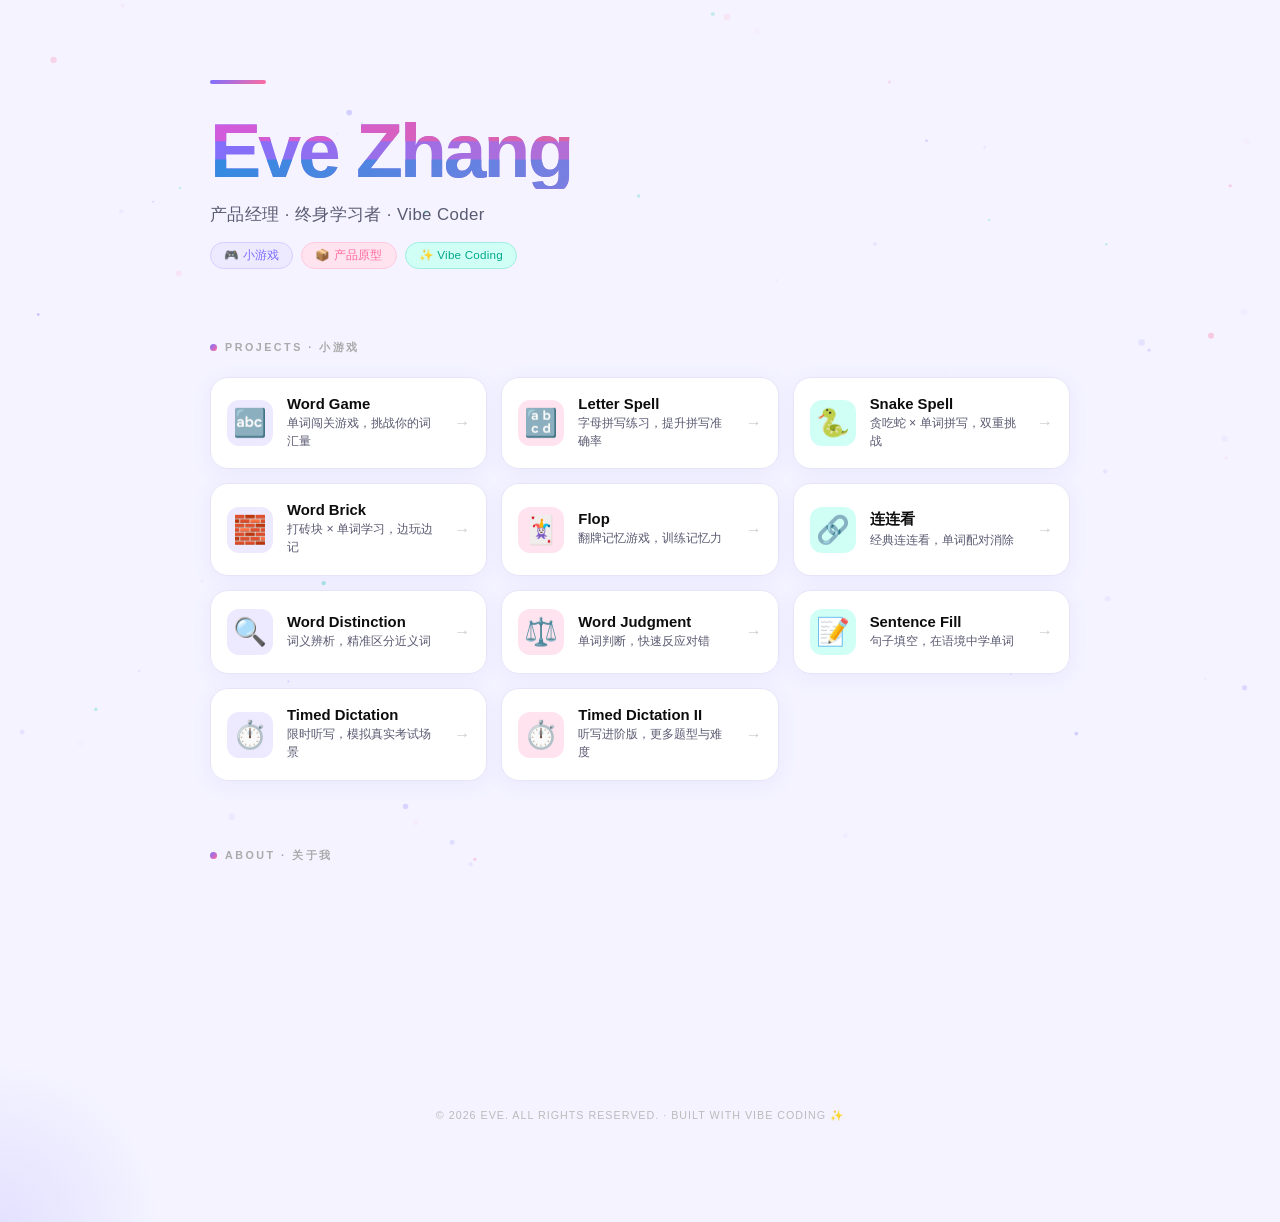
<file: index.html>
<!DOCTYPE html>
<html lang="zh">
<head>
    <meta charset="UTF-8">
    <meta name="viewport" content="width=device-width, initial-scale=1.0">
    <title>Eve | Product Manager & Developer</title>
    <link rel="stylesheet" href="style.css">
</head>
<body>

    <!-- 背景粒子画布 -->
    <canvas id="bg-canvas"></canvas>

    <div class="container">
        <header>
            <div class="header-inner">
                <h1 class="glitch" data-text="Eve Zhang">Eve Zhang</h1>
                <p class="role">产品经理 · 终身学习者 · Vibe Coder</p>
                <div class="header-tags">
                    <span class="tag">🎮 小游戏</span>
                    <span class="tag">📦 产品原型</span>
                    <span class="tag">✨ Vibe Coding</span>
                </div>
            </div>
        </header>

        <!-- 游戏项目区 -->
        <section class="section">
            <div class="section-label">
                <span class="dot"></span>
                PROJECTS · 小游戏
            </div>

            <div class="cards-grid">

                <a href="word-game.html" class="card" target="_blank">
                    <div class="card-icon">🔤</div>
                    <div class="card-body">
                        <h3>Word Game</h3>
                        <p>单词闯关游戏，挑战你的词汇量</p>
                    </div>
                    <div class="card-arrow">→</div>
                </a>

                <a href="letter-spell.html" class="card" target="_blank">
                    <div class="card-icon">🔡</div>
                    <div class="card-body">
                        <h3>Letter Spell</h3>
                        <p>字母拼写练习，提升拼写准确率</p>
                    </div>
                    <div class="card-arrow">→</div>
                </a>

                <a href="snake-spell.html" class="card" target="_blank">
                    <div class="card-icon">🐍</div>
                    <div class="card-body">
                        <h3>Snake Spell</h3>
                        <p>贪吃蛇 × 单词拼写，双重挑战</p>
                    </div>
                    <div class="card-arrow">→</div>
                </a>

                <a href="word-brick.html" class="card" target="_blank">
                    <div class="card-icon">🧱</div>
                    <div class="card-body">
                        <h3>Word Brick</h3>
                        <p>打砖块 × 单词学习，边玩边记</p>
                    </div>
                    <div class="card-arrow">→</div>
                </a>

                <a href="flop.html" class="card" target="_blank">
                    <div class="card-icon">🃏</div>
                    <div class="card-body">
                        <h3>Flop</h3>
                        <p>翻牌记忆游戏，训练记忆力</p>
                    </div>
                    <div class="card-arrow">→</div>
                </a>

                <a href="Lianliankan.html" class="card" target="_blank">
                    <div class="card-icon">🔗</div>
                    <div class="card-body">
                        <h3>连连看</h3>
                        <p>经典连连看，单词配对消除</p>
                    </div>
                    <div class="card-arrow">→</div>
                </a>

                <a href="word-distinction.html" class="card" target="_blank">
                    <div class="card-icon">🔍</div>
                    <div class="card-body">
                        <h3>Word Distinction</h3>
                        <p>词义辨析，精准区分近义词</p>
                    </div>
                    <div class="card-arrow">→</div>
                </a>

                <a href="word-judgment.html" class="card" target="_blank">
                    <div class="card-icon">⚖️</div>
                    <div class="card-body">
                        <h3>Word Judgment</h3>
                        <p>单词判断，快速反应对错</p>
                    </div>
                    <div class="card-arrow">→</div>
                </a>

                <a href="sentence-fill-game.html" class="card" target="_blank">
                    <div class="card-icon">📝</div>
                    <div class="card-body">
                        <h3>Sentence Fill</h3>
                        <p>句子填空，在语境中学单词</p>
                    </div>
                    <div class="card-arrow">→</div>
                </a>

                <a href="timed-dictation.html" class="card" target="_blank">
                    <div class="card-icon">⏱️</div>
                    <div class="card-body">
                        <h3>Timed Dictation</h3>
                        <p>限时听写，模拟真实考试场景</p>
                    </div>
                    <div class="card-arrow">→</div>
                </a>

                <a href="timed-dictation2.html" class="card" target="_blank">
                    <div class="card-icon">⏱️</div>
                    <div class="card-body">
                        <h3>Timed Dictation II</h3>
                        <p>听写进阶版，更多题型与难度</p>
                    </div>
                    <div class="card-arrow">→</div>
                </a>

            </div>
        </section>

        <!-- 关于 & 联系区 -->
        <section class="section about-section">
            <div class="section-label">
                <span class="dot"></span>
                ABOUT · 关于我
            </div>
            <div class="about-grid">
                <div class="about-card">
                    <span class="module-label">Profile</span>
                    <a href="#" class="nav-link">Resume & Thoughts →</a>
                    <p class="desc">关于我的个人经历、产品方法论以及深度思考</p>
                </div>
                <div class="about-card">
                    <span class="module-label">Connect</span>
                    <a href="mailto:dangezhang5@gmail.com" class="nav-link">Get in touch →</a>
                    <p class="desc">欢迎业务交流或技术探讨</p>
                </div>
                <div class="about-card">
                    <span class="module-label">GitHub</span>
                    <a href="https://github.com/eve-zzh" class="nav-link" target="_blank">View All Projects →</a>
                    <p class="desc">所有技术实践与产品原型，实时同步于 GitHub 仓库</p>
                </div>
            </div>
        </section>

        <footer>© 2026 EVE. ALL RIGHTS RESERVED. · BUILT WITH VIBE CODING ✨</footer>
    </div>

    <script src="script.js"></script>
</body>
</html>
</file>
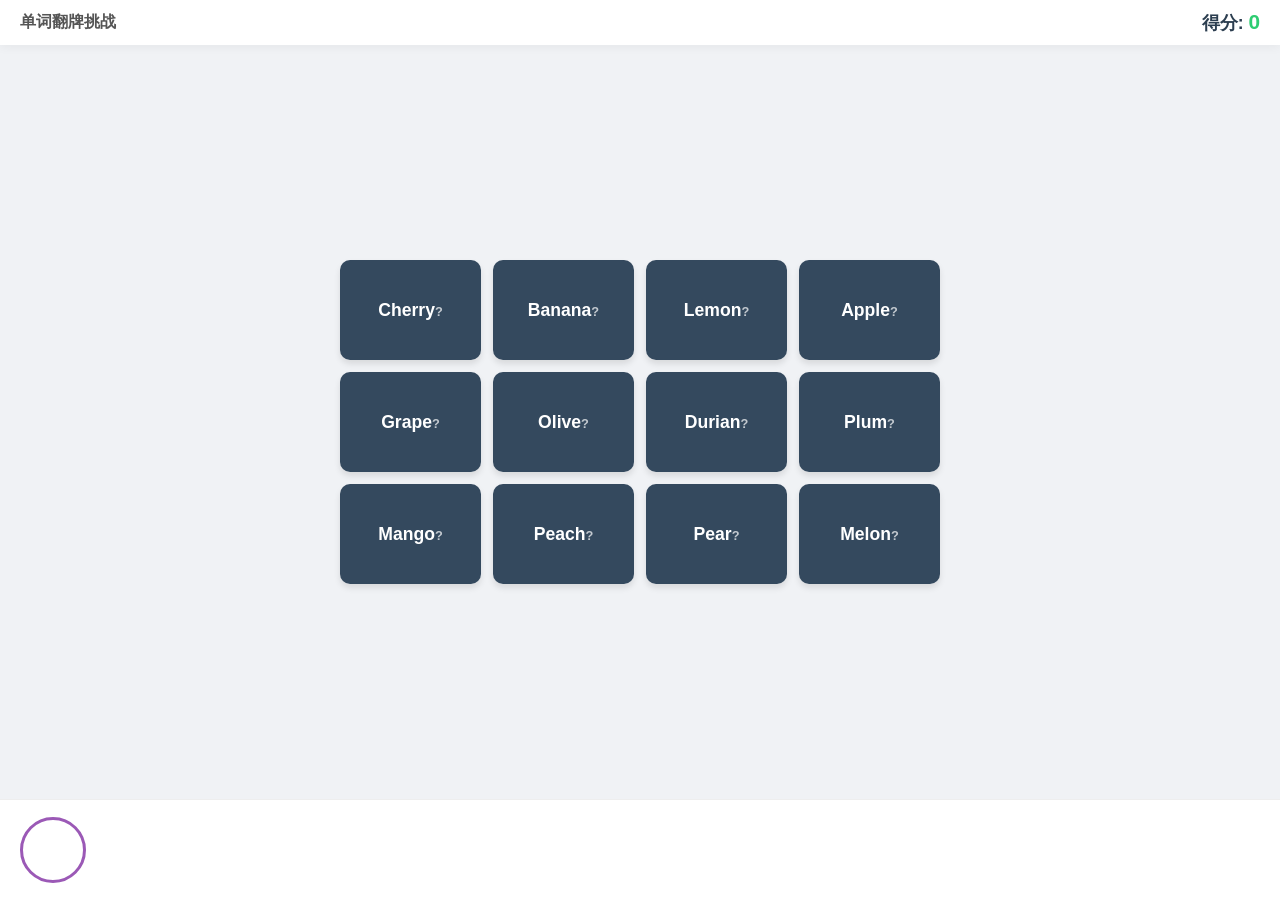
<file: flop.html>
<!DOCTYPE html>
<html lang="zh-CN">
<head>
    <meta charset="UTF-8">
    <meta name="viewport" content="width=device-width, initial-scale=1.0, maximum-scale=1.0, user-scalable=no">
    <title>单词翻牌挑战</title>
    <style>
        :root {
            --bg-color: #f0f2f5;
            --card-back: #34495e;
            --card-correct: #2ecc71; /* 答对 - 绿色 */
            --card-passed: #f39c12;  /* 跳过 - 橙色 */
            --text-main: #2c3e50;
            --accent: #9b59b6;
        }

        body {
            margin: 0;
            padding: 0;
            font-family: 'Segoe UI', Tahoma, Geneva, Verdana, sans-serif;
            background-color: var(--bg-color);
            height: 100vh;
            display: flex;
            flex-direction: column;
            overflow: hidden;
        }

        header {
            background: white;
            padding: 10px 20px;
            display: flex;
            justify-content: space-between;
            align-items: center;
            box-shadow: 0 2px 10px rgba(0,0,0,0.05);
            z-index: 10;
        }
        .header-title { font-weight: bold; color: #555; }
        .score-box { font-size: 1.1rem; font-weight: bold; color: var(--text-main); }
        .score-val { color: var(--card-correct); font-size: 1.3rem; }

        main {
            flex: 1;
            display: flex;
            justify-content: center;
            align-items: center;
            padding: 20px;
            position: relative;
            overflow-y: auto;
        }

        .grid-container {
            display: grid;
            grid-template-columns: repeat(4, 1fr);
            gap: 12px;
            width: 100%;
            max-width: 600px;
        }

        /* 卡片样式 */
        .card {
            background-color: transparent;
            cursor: pointer;
            position: relative;
            height: 100px;
            perspective: 1000px;
            border-radius: 10px;
        }

        .card-inner {
            position: relative;
            width: 100%;
            height: 100%;
            text-align: center;
            transition: transform 0.6s;
            transform-style: preserve-3d;
            box-shadow: 0 4px 6px rgba(0,0,0,0.1);
            border-radius: 10px;
        }

        .card.flipped .card-inner {
            transform: rotateY(180deg);
        }

        .card-face {
            position: absolute;
            width: 100%;
            height: 100%;
            backface-visibility: hidden;
            display: flex;
            justify-content: center;
            align-items: center;
            border-radius: 10px;
            font-weight: bold;
            user-select: none;
        }

        /* 背面（未翻开） */
        .card-front {
            background: var(--card-back);
            color: white;
            font-size: 1.1rem;
            transform: rotateY(0deg);
        }

        /* 正面（翻开） */
        .card-back {
            transform: rotateY(180deg);
            color: white;
            flex-direction: column;
            padding: 5px;
            box-sizing: border-box;
        }
        
        /* 状态颜色 */
        .card-back.correct { background: var(--card-correct); }
        .card-back.passed { background: var(--card-passed); }

        /* 翻牌上的小图标 */
        .status-icon { font-size: 1.5rem; margin-bottom: 5px; }

        /* 输入弹窗 */
        .modal-overlay {
            position: fixed;
            top: 0; left: 0; width: 100%; height: 100%;
            background: rgba(0,0,0,0.6);
            z-index: 100;
            display: flex;
            justify-content: center;
            align-items: center;
            opacity: 0; pointer-events: none;
            transition: opacity 0.3s;
        }
        .modal-overlay.active { opacity: 1; pointer-events: auto; }

        .input-card {
            background: white;
            padding: 25px;
            border-radius: 15px;
            width: 85%;
            max-width: 350px;
            text-align: center;
            box-shadow: 0 10px 25px rgba(0,0,0,0.2);
            animation: popUp 0.3s cubic-bezier(0.175, 0.885, 0.32, 1.275);
        }

        .input-title { font-size: 1.2rem; margin-bottom: 15px; color: #333; }
        
        #answer-input {
            width: 100%;
            padding: 12px;
            font-size: 1.2rem;
            border: 2px solid #ddd;
            border-radius: 8px;
            margin-bottom: 15px;
            text-align: center;
            outline: none;
        }
        #answer-input.error { border-color: var(--card-back); animation: shake 0.4s; }

        .modal-btns { display: flex; gap: 10px; justify-content: center; }
        .btn {
            padding: 10px 20px;
            border: none; border-radius: 8px;
            font-size: 1rem; cursor: pointer; color: white; font-weight: bold;
        }
        .btn-submit { background: var(--card-correct); flex: 2; }
        .btn-pass { background: #95a5a6; flex: 1; }

        @keyframes popUp { from { transform: scale(0.8); opacity: 0; } to { transform: scale(1); opacity: 1; } }
        @keyframes shake { 0%, 100% { transform: translateX(0); } 25% { transform: translateX(-5px); } 75% { transform: translateX(5px); } }

        /* 底部数字人 */
        footer {
            height: 100px;
            background: white;
            border-top: 1px solid #eee;
            display: flex;
            align-items: center;
            padding: 0 20px;
        }
        .avatar-container { display: flex; align-items: center; gap: 15px; max-width: 100%; }
        .avatar {
            width: 60px; height: 60px; border-radius: 50%;
            background-image: url('https://api.dicebear.com/7.x/bottts/svg?seed=Teacher');
            background-size: cover; border: 3px solid var(--accent);
            flex-shrink: 0;
        }
        .avatar.talking { animation: bounce 0.5s infinite alternate; }
        @keyframes bounce { from { transform: translateY(0); } to { transform: translateY(-5px); } }

        .speech-bubble {
            background: var(--text-main); color: white; padding: 10px 15px;
            border-radius: 20px; font-size: 0.95rem; position: relative;
            opacity: 0; transition: opacity 0.3s; white-space: nowrap; overflow: hidden; text-overflow: ellipsis;
        }
        .speech-bubble.show { opacity: 1; }
        .speech-bubble::before {
            content: ''; position: absolute; left: -8px; top: 50%; transform: translateY(-50%);
            border-width: 8px 8px 8px 0; border-style: solid; border-color: transparent var(--text-main) transparent transparent;
        }

        @media (max-width: 480px) {
            .grid-container { grid-template-columns: repeat(3, 1fr); gap: 8px; }
            .card { height: 80px; }
        }
    </style>
</head>
<body>

    <header>
        <div class="header-title">单词翻牌挑战</div>
        <div class="score-box">得分: <span class="score-val" id="score">0</span></div>
    </header>

    <main>
        <div class="grid-container" id="grid">
            <!-- JS生成卡片 -->
        </div>
    </main>

    <!-- 输入弹窗 -->
    <div class="modal-overlay" id="input-modal">
        <div class="input-card">
            <div class="input-title">请拼写: <span id="modal-word-en" style="color:var(--accent); font-weight:bold;"></span></div>
            <input type="text" id="answer-input" placeholder="输入中文..." autocomplete="off">
            <div class="modal-btns">
                <button class="btn btn-pass" onclick="game.passCard()">过</button>
                <button class="btn btn-submit" onclick="game.submitAnswer()">确定</button>
            </div>
        </div>
    </div>

    <footer>
        <div class="avatar-container">
            <div class="avatar" id="mascot"></div>
            <div class="speech-bubble" id="speech-bubble">点击卡片，拼写正确才能翻开哦！</div>
        </div>
    </footer>

    <script>
        // 单词数据
        const wordData = [
            { en: "Apple", cn: "苹果" },
            { en: "Banana", cn: "香蕉" },
            { en: "Cherry", cn: "樱桃" },
            { en: "Durian", cn: "榴莲" },
            { en: "Grape", cn: "葡萄" },
            { en: "Lemon", cn: "柠檬" },
            { en: "Mango", cn: "芒果" },
            { en: "Melon", cn: "甜瓜" },
            { en: "Olive", cn: "橄榄" },
            { en: "Peach", cn: "桃子" },
            { en: "Pear", cn: "梨" },
            { en: "Plum", cn: "李子" }
        ];

        class Game {
            constructor() {
                this.score = 0;
                this.currentCard = null;
                this.currentCardElement = null;

                this.dom = {
                    grid: document.getElementById('grid'),
                    score: document.getElementById('score'),
                    modal: document.getElementById('input-modal'),
                    modalEn: document.getElementById('modal-word-en'),
                    input: document.getElementById('answer-input'),
                    mascot: document.getElementById('mascot'),
                    bubble: document.getElementById('speech-bubble')
                };

                this.init();

                this.dom.input.addEventListener('keydown', (e) => {
                    if (e.key === 'Enter') this.submitAnswer();
                });
            }

            init() {
                const shuffled = [...wordData].sort(() => 0.5 - Math.random());
                this.dom.grid.innerHTML = '';

                shuffled.forEach(word => {
                    const card = document.createElement('div');
                    card.className = 'card';
                    card.innerHTML = `
                        <div class="card-inner">
                            <div class="card-face card-front">
                                <div>${word.en}</div>
                                <div style="font-size:0.8rem; opacity:0.7; margin-top:2px;">?</div>
                            </div>
                            <div class="card-face card-back">
                                <div class="status-icon"></div>
                                <div class="cn-text"></div>
                            </div>
                        </div>
                    `;
                    card.onclick = () => this.openCard(card, word);
                    this.dom.grid.appendChild(card);
                });
            }

            openCard(cardEl, wordData) {
                if (cardEl.classList.contains('flipped')) return; 
                this.currentCardElement = cardEl;
                this.currentCard = wordData;

                this.dom.modalEn.textContent = wordData.en;
                this.dom.input.value = '';
                this.dom.input.classList.remove('error');
                this.dom.modal.classList.add('active');
                this.dom.input.focus();
            }

            closeModal() {
                this.dom.modal.classList.remove('active');
                this.currentCard = null;
                this.currentCardElement = null;
            }

            submitAnswer() {
                const val = this.dom.input.value.trim();
                if (!val) return;

                if (val === this.currentCard.cn) {
                    // 答对了
                    this.revealCard('correct');
                    this.closeModal();
                    this.speak("太棒了！这个词你完全掌握了。");
                } else {
                    // 答错
                    this.dom.input.classList.add('error');
                    this.triggerMascot();
                    this.speak("不对哦，再仔细想一想。");
                }
            }

            passCard() {
                // 选择跳过：不扣分，也不加分，直接显示答案（橙色）
                this.revealCard('passed');
                this.closeModal();
                this.triggerMascot();
                this.speak("没关系，先把它记下来，下次一定能行。");
            }

            revealCard(status) {
                const inner = this.currentCardElement.querySelector('.card-inner');
                const back = this.currentCardElement.querySelector('.card-back');
                const icon = back.querySelector('.status-icon');
                const text = back.querySelector('.cn-text');

                this.currentCardElement.classList.add('flipped');
                
                back.className = `card-face card-back ${status}`;
                text.textContent = this.currentCard.cn;

                if (status === 'correct') {
                    icon.textContent = '✅';
                    this.score += 10;
                } else if (status === 'passed') {
                    icon.textContent = '⏭';
                }

                this.dom.score.textContent = this.score;
            }

            triggerMascot() {
                this.dom.mascot.classList.add('talking');
                setTimeout(() => this.dom.mascot.classList.remove('talking'), 2000);
            }

            speak(text) {
                this.dom.bubble.classList.remove('show');
                setTimeout(() => {
                    this.dom.bubble.textContent = text;
                    this.dom.bubble.classList.add('show');
                }, 100);
            }
        }

        const game = new Game();
    </script>
</body>
</html>
</file>
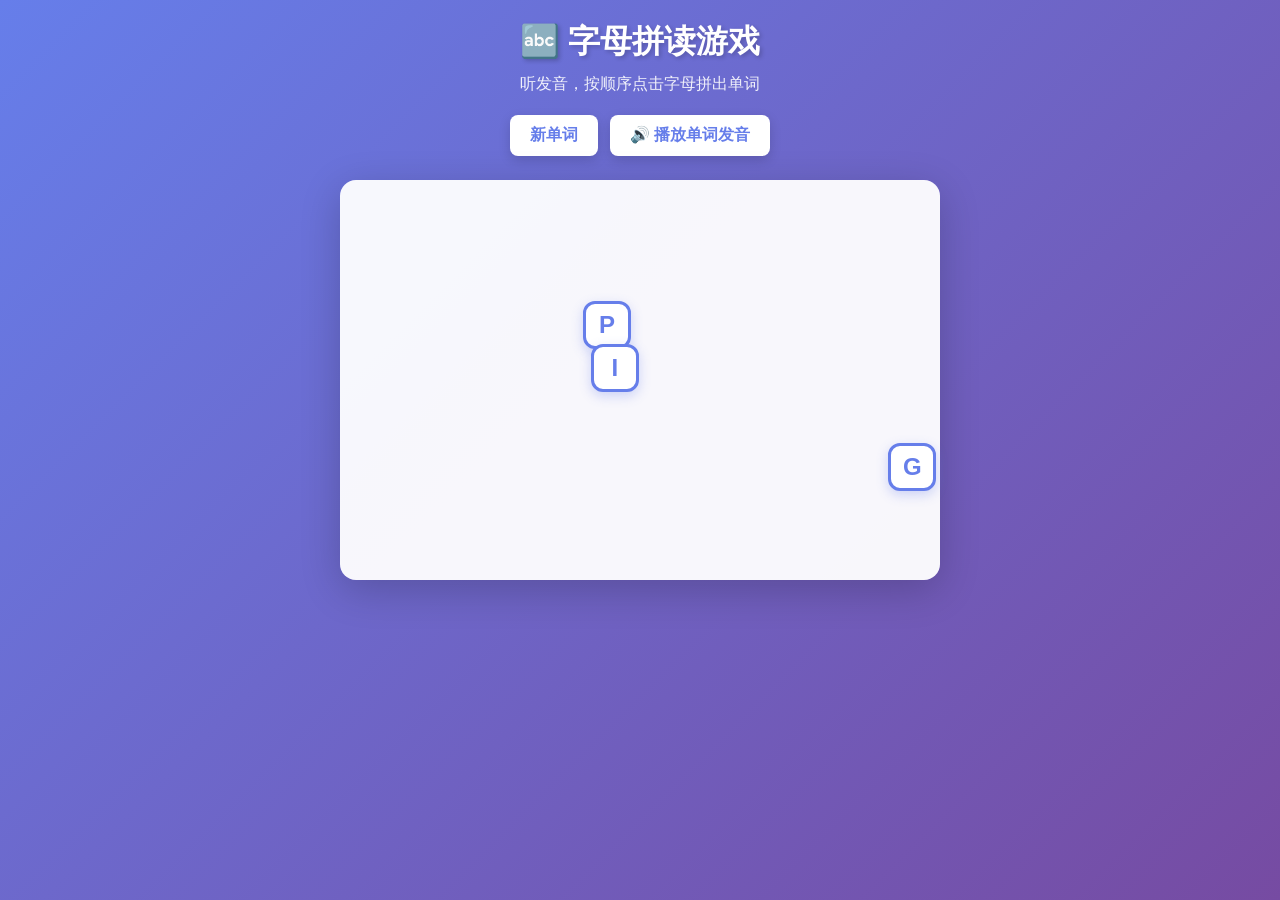
<file: letter-spell.html>
<!DOCTYPE html>
<html lang="zh-CN">
<head>
  <meta charset="UTF-8">
  <meta name="viewport" content="width=device-width, initial-scale=1.0">
  <title>字母拼读游戏 - Letter Spell</title>
  <style>
    * { margin: 0; padding: 0; box-sizing: border-box; }
    body {
      font-family: 'Segoe UI', 'PingFang SC', sans-serif;
      min-height: 100vh;
      background: linear-gradient(135deg, #667eea 0%, #764ba2 100%);
      display: flex;
      flex-direction: column;
      align-items: center;
      padding: 20px;
    }
    h1 {
      color: white;
      margin-bottom: 10px;
      text-shadow: 2px 2px 4px rgba(0,0,0,0.2);
    }
    .controls {
      display: flex;
      gap: 12px;
      margin-bottom: 24px;
      flex-wrap: wrap;
      justify-content: center;
    }
    button {
      padding: 10px 20px;
      font-size: 16px;
      border: none;
      border-radius: 8px;
      cursor: pointer;
      background: white;
      color: #667eea;
      font-weight: 600;
      box-shadow: 0 4px 12px rgba(0,0,0,0.15);
      transition: transform 0.2s, box-shadow 0.2s;
    }
    button:hover {
      transform: translateY(-2px);
      box-shadow: 0 6px 16px rgba(0,0,0,0.2);
    }
    button:active { transform: translateY(0); }
    button:disabled {
      opacity: 0.6;
      cursor: not-allowed;
      transform: none;
    }
    .game-area {
      position: relative;
      width: 100%;
      max-width: 600px;
      height: 400px;
      background: rgba(255,255,255,0.95);
      border-radius: 16px;
      box-shadow: 0 10px 40px rgba(0,0,0,0.2);
    }
    .letter {
      position: absolute;
      width: 48px;
      height: 48px;
      display: flex;
      align-items: center;
      justify-content: center;
      font-size: 24px;
      font-weight: bold;
      color: #667eea;
      background: white;
      border: 3px solid #667eea;
      border-radius: 12px;
      cursor: pointer;
      transition: all 0.2s;
      box-shadow: 0 4px 12px rgba(102,126,234,0.3);
    }
    .letter:hover {
      transform: scale(1.1);
      background: #f0f4ff;
      box-shadow: 0 6px 16px rgba(102,126,234,0.4);
    }
    .letter.correct {
      background: #48bb78;
      border-color: #38a169;
      color: white;
      cursor: default;
    }
    .letter.wrong {
      animation: shake 0.4s;
    }
    @keyframes shake {
      0%, 100% { transform: translateX(0); }
      25% { transform: translateX(-8px); }
      75% { transform: translateX(8px); }
    }
    .status {
      margin-top: 16px;
      color: white;
      font-size: 18px;
      min-height: 28px;
    }
    .success { color: #68d391; font-weight: bold; }
  </style>
</head>
<body>
  <h1>🔤 字母拼读游戏</h1>
  <p style="color: rgba(255,255,255,0.9); margin-bottom: 20px;">听发音，按顺序点击字母拼出单词</p>

  <div class="controls">
    <button id="newWord">新单词</button>
    <button id="playWord">🔊 播放单词发音</button>
  </div>

  <div class="game-area" id="gameArea"></div>
  <div class="status" id="status"></div>

  <script>
    const synth = window.speechSynthesis;
    const words = ['cat', 'dog', 'sun', 'hat', 'run', 'red', 'pen', 'cup', 'bed', 'pig'];
    let currentWord = '';
    let letterCount = 0;
    let letterPositions = [];

    function speakLetter(letter) {
      if (!synth) return;
      const u = new SpeechSynthesisUtterance(letter.toLowerCase());
      u.lang = 'en-US';
      u.rate = 0.85;
      synth.cancel();
      synth.speak(u);
    }

    function speakWord(word, slow = true) {
      if (!synth) return;
      const u = new SpeechSynthesisUtterance(word);
      u.lang = 'en-US';
      u.rate = slow ? 0.55 : 1;
      synth.cancel();
      synth.speak(u);
    }

    function randomPosition(container) {
      const w = container.clientWidth - 60;
      const h = container.clientHeight - 60;
      return {
        left: 20 + Math.random() * w + 'px',
        top: 20 + Math.random() * h + 'px'
      };
    }

    function startGame() {
      const area = document.getElementById('gameArea');
      const status = document.getElementById('status');
      area.innerHTML = '';
      status.innerHTML = '';
      status.className = 'status';

      currentWord = words[Math.floor(Math.random() * words.length)];
      letterCount = 0;
      const letters = currentWord.split('');

      letterPositions = letters.map(() => randomPosition(area));

      letters.forEach((letter, i) => {
        const el = document.createElement('div');
        el.className = 'letter';
        el.textContent = letter.toUpperCase();
        el.style.left = letterPositions[i].left;
        el.style.top = letterPositions[i].top;
        el.dataset.index = i;
        el.dataset.letter = letter;

        el.addEventListener('click', () => {
          if (el.classList.contains('correct')) return;

          const expectedIndex = letterCount;
          const clickedIndex = parseInt(el.dataset.index);

          if (clickedIndex === expectedIndex) {
            letterCount++;
            el.classList.add('correct');
            speakLetter(letter);

            if (letterCount === letters.length) {
              status.textContent = '✓ 太棒了！单词拼写正确！';
              status.classList.add('success');
            }
          } else {
            el.classList.add('wrong');
            setTimeout(() => el.classList.remove('wrong'), 400);
          }
        });

        area.appendChild(el);
      });

      setTimeout(() => speakWord(currentWord), 300);
    }

    document.getElementById('newWord').onclick = startGame;
    document.getElementById('playWord').onclick = () => {
      if (currentWord) speakWord(currentWord);
    };

    startGame();
  </script>
</body>
</html>
</file>
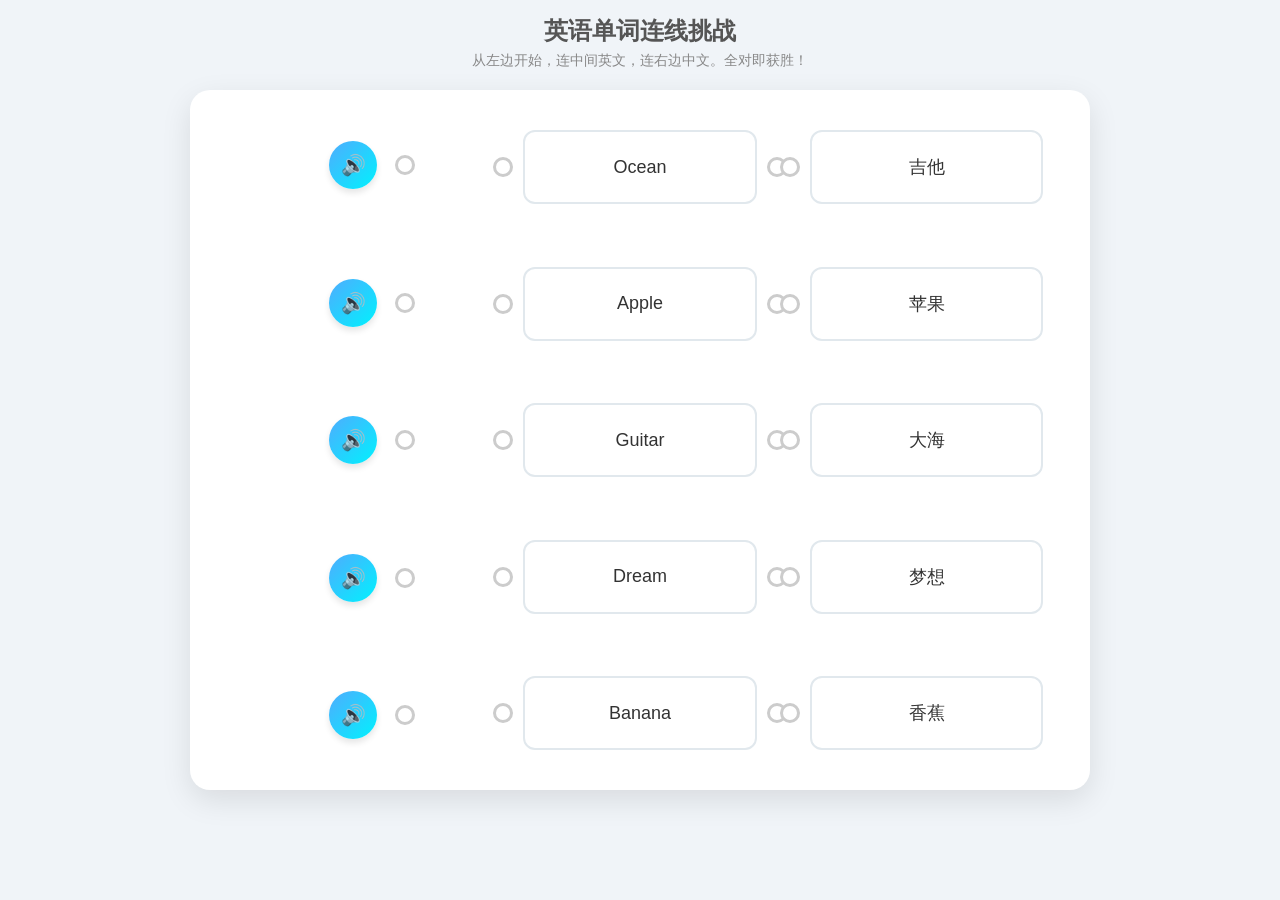
<file: Lianliankan.html>
<!DOCTYPE html>
<html lang="zh-CN">
<head>
    <meta charset="UTF-8">
    <meta name="viewport" content="width=device-width, initial-scale=1.0">
    <title>趣味单词连线</title>
    <style>
        :root {
            --primary: #4facfe;
            --secondary: #00f2fe;
            --success: #2ecc71;
            --error: #e74c3c;
            --text: #333;
            --bg: #f0f4f8;
            --card-height: 70px; /* 增加了卡片本身的高度 */
        }

        body {
            margin: 0;
            padding: 0;
            font-family: 'Segoe UI', Roboto, Helvetica, Arial, sans-serif;
            background: var(--bg);
            display: flex;
            flex-direction: column;
            align-items: center;
            height: 100vh;
            overflow: hidden;
            user-select: none;
        }

        header {
            margin-top: 15px;
            text-align: center;
            color: #555;
            flex-shrink: 0; /* 防止头部被压缩 */
        }

        h1 { margin: 0; font-size: 24px; }
        p { margin: 5px 0 0; color: #888; font-size: 14px; }

        /* 游戏区域容器 */
        .game-area {
            position: relative;
            width: 900px;
            height: 700px; /* 显著增加了游戏区域高度，从 600px 增加到 700px */
            background: #fff;
            border-radius: 20px;
            box-shadow: 0 10px 30px rgba(0,0,0,0.1);
            margin-top: 20px;
            display: flex;
            padding: 20px;
            box-sizing: border-box;
        }

        /* 三栏布局 */
        .column {
            flex: 1;
            display: flex;
            flex-direction: column;
            justify-content: space-between; /* 改为 space-between，让两端对齐，中间自动留出最大空隙 */
            align-items: center;
            height: 100%;
            position: relative;
            z-index: 2;
            padding: 20px 0; /* 上下增加内边距，避免顶天立地 */
            box-sizing: border-box;
        }

        /* 语音按钮 */
        .voice-btn {
            width: 48px;
            height: 48px;
            border-radius: 50%;
            border: none;
            background: linear-gradient(135deg, var(--primary), var(--secondary));
            color: white;
            font-size: 20px;
            cursor: pointer;
            position: relative;
            outline: none;
            transition: transform 0.2s;
            box-shadow: 0 4px 6px rgba(0,0,0,0.1);
            flex-shrink: 0; /* 防止按钮变形 */
        }

        .voice-btn:active { transform: scale(0.9); }
        
        /* 波纹动画 */
        .ripple {
            position: absolute;
            border-radius: 50%;
            background: rgba(79, 172, 254, 0.6);
            transform: scale(0);
            animation: ripple-anim 0.6s linear;
            pointer-events: none;
        }
        @keyframes ripple-anim {
            to { transform: scale(4); opacity: 0; }
        }

        /* 卡片样式 */
        .card {
            background: #fff;
            border: 2px solid #e1e8ed;
            border-radius: 12px;
            height: var(--card-height); /* 使用固定高度 */
            display: flex;
            align-items: center;
            justify-content: center;
            width: 80%; /* 宽度保持不变 */
            text-align: center;
            font-size: 18px;
            font-weight: 500;
            color: var(--text);
            cursor: default;
            transition: all 0.3s;
            position: relative;
            flex-shrink: 0; /* 防止被挤压 */
        }

        .card:hover { border-color: var(--primary); }

        /* 连接点（锚点） */
        .dot {
            width: 14px;
            height: 14px;
            background: #fff;
            border: 3px solid #ccc;
            border-radius: 50%;
            position: absolute;
            top: 50%;
            transform: translateY(-50%);
            cursor: crosshair;
            transition: all 0.3s;
            z-index: 5;
        }
        .dot:hover { border-color: var(--primary); transform: translateY(-50%) scale(1.2); }
        .dot.active { background: var(--primary); border-color: var(--primary); }
        .dot.connected { background: var(--success); border-color: var(--success); pointer-events: none; }

        /* 各个列的点位置 - 稍微调整了一点距离 */
        .col-voice .dot { right: -32px; } 
        .col-word .dot-left { left: -32px; } 
        .col-word .dot-right { right: -32px; } 
        .col-meaning .dot { left: -32px; }

        /* 画布层 */
        canvas {
            position: absolute;
            top: 0;
            left: 0;
            width: 100%;
            height: 100%;
            z-index: 1;
            pointer-events: none;
        }

        /* 提示框 */
        #toast {
            position: fixed;
            bottom: 30px;
            background: rgba(0,0,0,0.7);
            color: #fff;
            padding: 10px 20px;
            border-radius: 30px;
            font-size: 14px;
            opacity: 0;
            transition: opacity 0.3s;
            z-index: 100;
        }

        /* 胜利弹窗 */
        .modal {
            position: absolute;
            top: 0; left: 0; width: 100%; height: 100%;
            background: rgba(255,255,255,0.9);
            display: flex;
            flex-direction: column;
            justify-content: center;
            align-items: center;
            z-index: 10;
            opacity: 0;
            pointer-events: none;
            transition: opacity 0.5s;
        }
        .modal.show { opacity: 1; pointer-events: auto; }
        .modal h2 { font-size: 40px; color: var(--success); margin-bottom: 20px; }
        .restart-btn {
            padding: 10px 30px;
            background: var(--primary);
            color: white;
            border: none;
            border-radius: 25px;
            font-size: 18px;
            cursor: pointer;
        }

    </style>
</head>
<body>

    <header>
        <h1>英语单词连线挑战</h1>
        <p>从左边开始，连中间英文，连右边中文。全对即获胜！</p>
    </header>

    <div class="game-area" id="gameArea">
        <canvas id="canvas"></canvas>
        
        <!-- 左栏：语音 -->
        <div class="column col-voice" id="colVoice"></div>
        
        <!-- 中栏：英文 -->
        <div class="column col-word" id="colWord"></div>
        
        <!-- 右列：中文 -->
        <div class="column col-meaning" id="colMeaning"></div>

        <!-- 胜利界面 -->
        <div class="modal" id="winModal">
            <h2>🎉 完美通关！</h2>
            <button class="restart-btn" onclick="initGame()">再玩一次</button>
        </div>
    </div>

    <div id="toast"></div>

    <script>
        // 游戏数据配置
        const data = [
            { id: 1, en: "Apple", cn: "苹果" },
            { id: 2, en: "Banana", cn: "香蕉" },
            { id: 3, en: "Guitar", cn: "吉他" },
            { id: 4, en: "Ocean", cn: "大海" },
            { id: 5, en: "Dream", cn: "梦想" }
        ];

        // 状态变量
        let currentPath = []; // 当前正在画的线段 [{dot, type, id, x, y}]
        let fixedLines = []; // 已经固定成功的线 [{id, color, points:[]}]
        
        const canvas = document.getElementById('canvas');
        const ctx = canvas.getContext('2d');
        const gameArea = document.getElementById('gameArea');

        // 初始化游戏
        function initGame() {
            // 清空状态
            currentPath = [];
            fixedLines = [];
            document.getElementById('winModal').classList.remove('show');
            
            // 清空DOM
            document.getElementById('colVoice').innerHTML = '';
            document.getElementById('colWord').innerHTML = '';
            document.getElementById('colMeaning').innerHTML = '';

            // 1. 生成左列 (按顺序)
            data.forEach(item => {
                const wrapper = document.createElement('div');
                wrapper.style.position = 'relative';
                wrapper.style.width = '60px';
                wrapper.style.height = 'var(--card-height)'; // 让按钮区域高度与卡片一致，对齐更美观
                wrapper.style.display = 'flex';
                wrapper.style.alignItems = 'center';
                wrapper.style.justifyContent = 'center';
                wrapper.style.flexShrink = '0'; // 防止被压缩

                const btn = document.createElement('button');
                btn.className = 'voice-btn';
                btn.innerHTML = '🔊';
                btn.onclick = (e) => playVoice(e, item.en);
                
                const dot = document.createElement('div');
                dot.className = 'dot';
                dot.dataset.type = 'start';
                dot.dataset.id = item.id;
                dot.onmousedown = (e) => handleMouseDown(e, dot, item.id, 'start');

                wrapper.appendChild(btn);
                wrapper.appendChild(dot);
                document.getElementById('colVoice').appendChild(wrapper);
            });

            // 2. 生成中列 (乱序)
            const shuffledEn = [...data].sort(() => Math.random() - 0.5);
            shuffledEn.forEach(item => {
                const card = document.createElement('div');
                card.className = 'card';
                card.textContent = item.en;

                const dotIn = document.createElement('div');
                dotIn.className = 'dot dot-left';
                dotIn.dataset.type = 'middle';
                dotIn.dataset.id = item.id;
                
                const dotOut = document.createElement('div');
                dotOut.className = 'dot dot-right';
                dotOut.dataset.type = 'middle-out'; 
                dotOut.dataset.id = item.id;
                
                dotIn.onmouseup = (e) => handleMouseUp(e, dotIn, item.id, 'middle');
                
                card.appendChild(dotIn);
                card.appendChild(dotOut);
                document.getElementById('colWord').appendChild(card);
            });

            // 3. 生成右列 (乱序)
            const shuffledCn = [...data].sort(() => Math.random() - 0.5);
            shuffledCn.forEach(item => {
                const card = document.createElement('div');
                card.className = 'card';
                card.textContent = item.cn;

                const dot = document.createElement('div');
                dot.className = 'dot';
                dot.dataset.type = 'end';
                dot.dataset.id = item.id;
                
                dot.onmouseup = (e) => handleMouseUp(e, dot, item.id, 'end');

                card.appendChild(dot);
                document.getElementById('colMeaning').appendChild(card);
            });

            resizeCanvas();
        }

        // 语音播放与波纹
        function playVoice(e, text) {
            const btn = e.target;
            const ripple = document.createElement('span');
            ripple.className = 'ripple';
            btn.appendChild(ripple);
            setTimeout(() => ripple.remove(), 600);

            if ('speechSynthesis' in window) {
                const u = new SpeechSynthesisUtterance(text);
                u.lang = 'en-US';
                window.speechSynthesis.speak(u);
            } else {
                showToast("你的浏览器不支持语音播放");
            }
        }

        // 获取元素相对于 Canvas 的中心坐标
        function getPos(el) {
            const rect = el.getBoundingClientRect();
            const areaRect = gameArea.getBoundingClientRect();
            return {
                x: rect.left - areaRect.left + rect.width / 2,
                y: rect.top - areaRect.top + rect.height / 2
            };
        }

        // --- 交互核心逻辑 ---

        function handleMouseDown(e, dot, id, type) {
            if (fixedLines.some(l => l.id === id)) return;

            e.preventDefault();
            isDragging = true;
            const pos = getPos(dot);
            
            currentPath = [{
                dot: dot,
                type: type,
                id: id,
                x: pos.x,
                y: pos.y
            }];
        }

        function handleMouseUp(e, targetDot, targetId, targetType) {
            if (!isDragging) return;
            e.stopPropagation();

            const lastPoint = currentPath[currentPath.length - 1];
            let valid = false;

            // 逻辑判断
            if (currentPath.length === 1) {
                // 1. 从左边开始，连到中间
                if (lastPoint.type === 'start' && targetType === 'middle' && lastPoint.id === targetId) {
                    valid = true;
                    const pos = getPos(targetDot);
                    currentPath.push({
                        dot: targetDot,
                        type: targetType,
                        id: targetId,
                        x: pos.x,
                        y: pos.y
                    });
                    
                    const card = targetDot.parentElement;
                    const rightDot = card.querySelector('.dot-right');
                    const rightPos = getPos(rightDot);
                    currentPath.push({
                        dot: rightDot,
                        type: 'mid-transition',
                        id: targetId,
                        x: rightPos.x,
                        y: rightPos.y
                    });
                    showToast("继续连右边！");
                } else {
                    failAction();
                }
            } else if (currentPath.length === 3) {
                // 2. 从中间继续，连到右边
                if (lastPoint.type === 'mid-transition' && targetType === 'end' && currentPath[0].id === targetId) {
                    valid = true;
                    const pos = getPos(targetDot);
                    currentPath.push({
                        dot: targetDot,
                        type: targetType,
                        id: targetId,
                        y: pos.y,
                        x: pos.x
                    });
                    successAction();
                } else {
                    failAction();
                }
            } else {
                failAction();
            }

            if (!valid && currentPath.length > 0) {
                // handle invalid cases
            }
        }

        // 鼠标移动
        let isDragging = false;
        gameArea.addEventListener('mousemove', (e) => {
            if (!isDragging || currentPath.length === 0) return;

            const rect = gameArea.getBoundingClientRect();
            const mouseX = e.clientX - rect.left;
            const mouseY = e.clientY - rect.top;

            draw();

            // 绘制确定的线段
            drawPath(currentPath, '#4facfe');

            // 绘制跟随鼠标的最后一段
            const last = currentPath[currentPath.length - 1];
            ctx.beginPath();
            ctx.moveTo(last.x, last.y);
            ctx.lineTo(mouseX, mouseY);
            ctx.strokeStyle = '#4facfe';
            ctx.lineWidth = 4;
            ctx.setLineDash([5, 5]); 
            ctx.stroke();
            ctx.setLineDash([]);
        });

        // 鼠标松开全局处理
        window.addEventListener('mouseup', () => {
            if (isDragging && currentPath.length > 0 && currentPath.length < 4) {
                currentPath = [];
                isDragging = false;
                draw();
            }
        });

        // 成功逻辑
        function successAction() {
            fixedLines.push({
                id: currentPath[0].id,
                points: [...currentPath],
                color: '#2ecc71'
            });
            
            const id = currentPath[0].id;
            document.querySelectorAll(`[data-id="${id}"]`).forEach(el => {
                el.classList.add('connected');
                if(el.classList.contains('card')) el.style.color = '#2ecc71';
            });

            showToast("连接正确！");
            
            currentPath = [];
            isDragging = false;
            draw();

            if (fixedLines.length === data.length) {
                setTimeout(() => {
                    document.getElementById('winModal').classList.add('show');
                }, 500);
            }
        }

        // 失败逻辑
        function failAction() {
            drawPath(currentPath, '#e74c3c');
            showToast("连错了，再试一次！");
            
            setTimeout(() => {
                currentPath = [];
                isDragging = false;
                draw();
            }, 400);
        }

        // 绘图辅助函数
        function draw() {
            ctx.clearRect(0, 0, canvas.width, canvas.height);
            fixedLines.forEach(line => {
                drawPath(line.points, line.color);
            });
        }

        function drawPath(points, color) {
            if (points.length < 2) return;

            ctx.beginPath();
            ctx.moveTo(points[0].x, points[0].y);
            
            for (let i = 1; i < points.length; i++) {
                ctx.lineTo(points[i].x, points[i].y);
            }
            
            ctx.strokeStyle = color;
            ctx.lineWidth = 4;
            ctx.lineCap = 'round';
            ctx.lineJoin = 'round';
            ctx.stroke();
        }

        function showToast(msg) {
            const t = document.getElementById('toast');
            t.textContent = msg;
            t.style.opacity = 1;
            setTimeout(() => t.style.opacity = 0, 2000);
        }

        function resizeCanvas() {
            canvas.width = gameArea.offsetWidth;
            canvas.height = gameArea.offsetHeight;
            draw();
        }
        window.addEventListener('resize', resizeCanvas);

        // 启动
        initGame();

    </script>
</body>
</html>
</file>
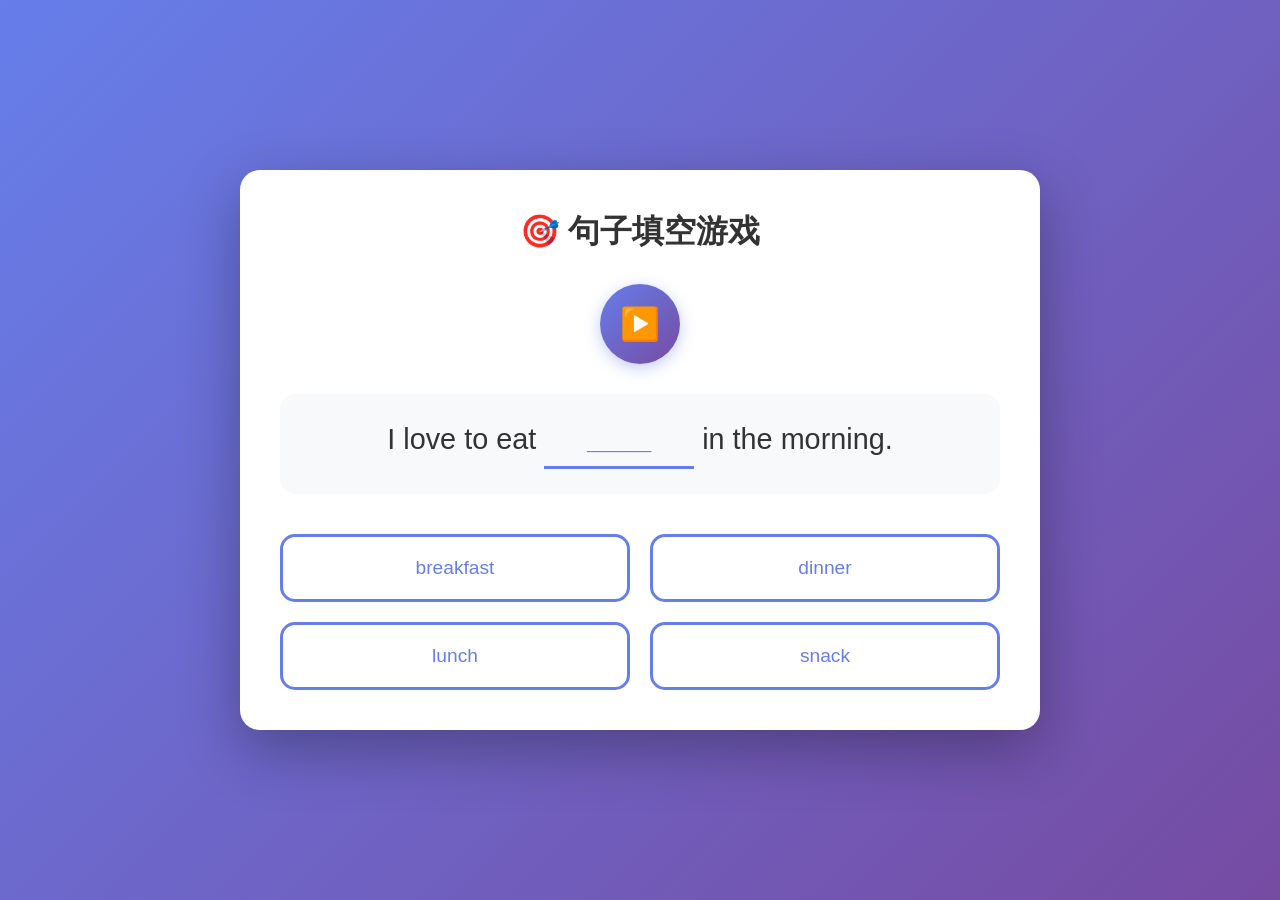
<file: sentence-fill-game.html>
<!DOCTYPE html>
<html lang="zh-CN">
<head>
    <meta charset="UTF-8">
    <meta name="viewport" content="width=device-width, initial-scale=1.0">
    <title>句子填空游戏</title>
    <style>
        * {
            margin: 0;
            padding: 0;
            box-sizing: border-box;
        }

        body {
            font-family: -apple-system, BlinkMacSystemFont, 'Segoe UI', Roboto, sans-serif;
            background: linear-gradient(135deg, #667eea 0%, #764ba2 100%);
            min-height: 100vh;
            display: flex;
            align-items: center;
            justify-content: center;
            padding: 20px;
        }

        .container {
            background: white;
            border-radius: 20px;
            box-shadow: 0 20px 60px rgba(0, 0, 0, 0.3);
            padding: 40px;
            max-width: 800px;
            width: 100%;
        }

        h1 {
            text-align: center;
            color: #333;
            margin-bottom: 30px;
            font-size: 2em;
        }

        .play-btn {
            width: 80px;
            height: 80px;
            border-radius: 50%;
            background: linear-gradient(135deg, #667eea 0%, #764ba2 100%);
            border: none;
            color: white;
            font-size: 32px;
            cursor: pointer;
            display: block;
            margin: 0 auto 30px;
            box-shadow: 0 4px 15px rgba(102, 126, 234, 0.4);
            transition: all 0.3s ease;
        }

        .play-btn:hover {
            transform: scale(1.1);
            box-shadow: 0 6px 20px rgba(102, 126, 234, 0.6);
        }

        .play-btn:active {
            transform: scale(0.95);
        }

        .sentence {
            text-align: center;
            font-size: 1.8em;
            line-height: 1.8;
            color: #333;
            margin-bottom: 40px;
            min-height: 100px;
            padding: 20px;
            background: #f8f9fa;
            border-radius: 15px;
        }

        .blank {
            display: inline-block;
            min-width: 150px;
            padding: 0 10px;
            border-bottom: 3px solid #667eea;
            color: #667eea;
            font-weight: bold;
            transition: all 0.3s ease;
        }

        .blank.filled {
            border-bottom: 3px solid #11998e;
            color: #11998e;
        }

        .blank.correct {
            color: #11998e;
            border-bottom-color: #11998e;
            animation: correctPulse 0.5s ease;
        }

        @keyframes correctPulse {
            0%, 100% { transform: scale(1); }
            50% { transform: scale(1.1); }
        }

        .options {
            display: grid;
            grid-template-columns: repeat(2, 1fr);
            gap: 20px;
            margin-top: 30px;
        }

        .option-btn {
            padding: 20px;
            font-size: 1.2em;
            border: 3px solid #667eea;
            border-radius: 15px;
            background: white;
            color: #667eea;
            cursor: pointer;
            transition: all 0.3s ease;
            font-weight: 500;
        }

        .option-btn:hover {
            background: #667eea;
            color: white;
            transform: translateY(-3px);
            box-shadow: 0 6px 20px rgba(102, 126, 234, 0.3);
        }

        .option-btn:active {
            transform: translateY(0);
        }

        .option-btn.wrong {
            animation: shake 0.5s;
            background: #e74c3c;
            border-color: #e74c3c;
            color: white;
        }

        @keyframes shake {
            0%, 100% { transform: translateX(0); }
            10%, 30%, 50%, 70%, 90% { transform: translateX(-10px); }
            20%, 40%, 60%, 80% { transform: translateX(10px); }
        }

        .option-btn.disabled {
            opacity: 0.6;
            cursor: not-allowed;
            pointer-events: none;
        }

        .next-btn {
            display: block;
            margin: 30px auto 0;
            padding: 15px 40px;
            background: linear-gradient(135deg, #11998e 0%, #38ef7d 100%);
            color: white;
            border: none;
            border-radius: 25px;
            font-size: 1.1em;
            font-weight: bold;
            cursor: pointer;
            transition: all 0.3s ease;
            box-shadow: 0 4px 15px rgba(17, 153, 142, 0.4);
        }

        .next-btn:hover {
            transform: translateY(-2px);
            box-shadow: 0 6px 20px rgba(17, 153, 142, 0.6);
        }

        .next-btn.hidden {
            display: none;
        }
    </style>
</head>
<body>
    <div class="container">
        <h1>🎯 句子填空游戏</h1>
        
        <button class="play-btn" id="playBtn">▶️</button>
        
        <div class="sentence" id="sentence"></div>
        
        <div class="options" id="options"></div>
        
        <button class="next-btn hidden" id="nextBtn">下一个句子</button>
    </div>

    <script>
        // 句子数据
        const sentences = [
            {
                text: "I love to eat [____] in the morning.",
                target: "breakfast",
                options: ["breakfast", "dinner", "lunch", "snack"]
            },
            {
                text: "She is a very [____] student.",
                target: "diligent",
                options: ["lazy", "diligent", "careless", "slow"]
            },
            {
                text: "The weather is [____] today.",
                target: "sunny",
                options: ["rainy", "cloudy", "sunny", "windy"]
            },
            {
                text: "He plays the [____] very well.",
                target: "piano",
                options: ["guitar", "piano", "violin", "drums"]
            },
            {
                text: "We need to [____] for the exam.",
                target: "study",
                options: ["play", "study", "sleep", "eat"]
            }
        ];

        let currentIndex = 0;
        let isAnswered = false;

        // 初始化游戏
        function initGame() {
            isAnswered = false;
            const sentence = sentences[currentIndex];
            
            // 显示句子
            displaySentence(sentence);
            
            // 显示选项
            displayOptions(sentence);
            
            // 隐藏下一个按钮
            document.getElementById('nextBtn').classList.add('hidden');
        }

        // 显示句子
        function displaySentence(sentence) {
            const sentenceDiv = document.getElementById('sentence');
            const parts = sentence.text.split('[____]');
            
            sentenceDiv.innerHTML = `
                ${parts[0]}<span class="blank" id="blank">____</span>${parts[1]}
            `;
        }

        // 显示选项
        function displayOptions(sentence) {
            const optionsDiv = document.getElementById('options');
            optionsDiv.innerHTML = '';
            
            // 打乱选项顺序
            const shuffled = [...sentence.options].sort(() => Math.random() - 0.5);
            
            shuffled.forEach(option => {
                const btn = document.createElement('button');
                btn.className = 'option-btn';
                btn.textContent = option;
                btn.onclick = () => selectOption(option, sentence.target);
                optionsDiv.appendChild(btn);
            });
        }

        // 选择选项
        function selectOption(selected, correct) {
            if (isAnswered) return;
            
            isAnswered = true;
            const blank = document.getElementById('blank');
            const buttons = document.querySelectorAll('.option-btn');
            
            if (selected === correct) {
                // 正确
                blank.textContent = correct;
                blank.classList.add('correct');
                
                // 禁用所有按钮
                buttons.forEach(btn => {
                    btn.classList.add('disabled');
                    if (btn.textContent === correct) {
                        btn.style.background = '#11998e';
                        btn.style.borderColor = '#11998e';
                        btn.style.color = 'white';
                    }
                });
                
                // 播放成功音效
                playSuccessSound();
                
                // 显示下一个按钮
                document.getElementById('nextBtn').classList.remove('hidden');
            } else {
                // 错误
                const wrongBtn = Array.from(buttons).find(btn => btn.textContent === selected);
                if (wrongBtn) {
                    wrongBtn.classList.add('wrong');
                }
                
                // 高亮正确答案
                setTimeout(() => {
                    const correctBtn = Array.from(buttons).find(btn => btn.textContent === correct);
                    if (correctBtn) {
                        correctBtn.style.background = '#11998e';
                        correctBtn.style.borderColor = '#11998e';
                        correctBtn.style.color = 'white';
                    }
                    
                    // 填充正确答案
                    blank.textContent = correct;
                    blank.classList.add('correct');
                    
                    // 禁用所有按钮
                    buttons.forEach(btn => btn.classList.add('disabled'));
                    
                    // 显示下一个按钮
                    document.getElementById('nextBtn').classList.remove('hidden');
                }, 1000);
            }
        }

        // 播放句子音频
        function playSentence() {
            const sentence = sentences[currentIndex];
            const fullText = sentence.text.replace('[____]', sentence.target);
            
            const utterance = new SpeechSynthesisUtterance(fullText);
            utterance.lang = 'en-US';
            utterance.rate = 0.9;
            window.speechSynthesis.speak(utterance);
        }

        // 播放成功音效
        function playSuccessSound() {
            const audioContext = new (window.AudioContext || window.webkitAudioContext)();
            const oscillator = audioContext.createOscillator();
            const gainNode = audioContext.createGain();
            
            oscillator.connect(gainNode);
            gainNode.connect(audioContext.destination);
            
            oscillator.frequency.value = 523.25; // C5
            oscillator.type = 'sine';
            
            gainNode.gain.setValueAtTime(0.3, audioContext.currentTime);
            gainNode.gain.exponentialRampToValueAtTime(0.01, audioContext.currentTime + 0.5);
            
            oscillator.start(audioContext.currentTime);
            oscillator.stop(audioContext.currentTime + 0.5);
        }

        // 下一个句子
        function nextSentence() {
            currentIndex = (currentIndex + 1) % sentences.length;
            initGame();
        }

        // 事件监听
        document.getElementById('playBtn').addEventListener('click', playSentence);
        document.getElementById('nextBtn').addEventListener('click', nextSentence);

        // 初始化
        initGame();
    </script>
</body>
</html>
</file>
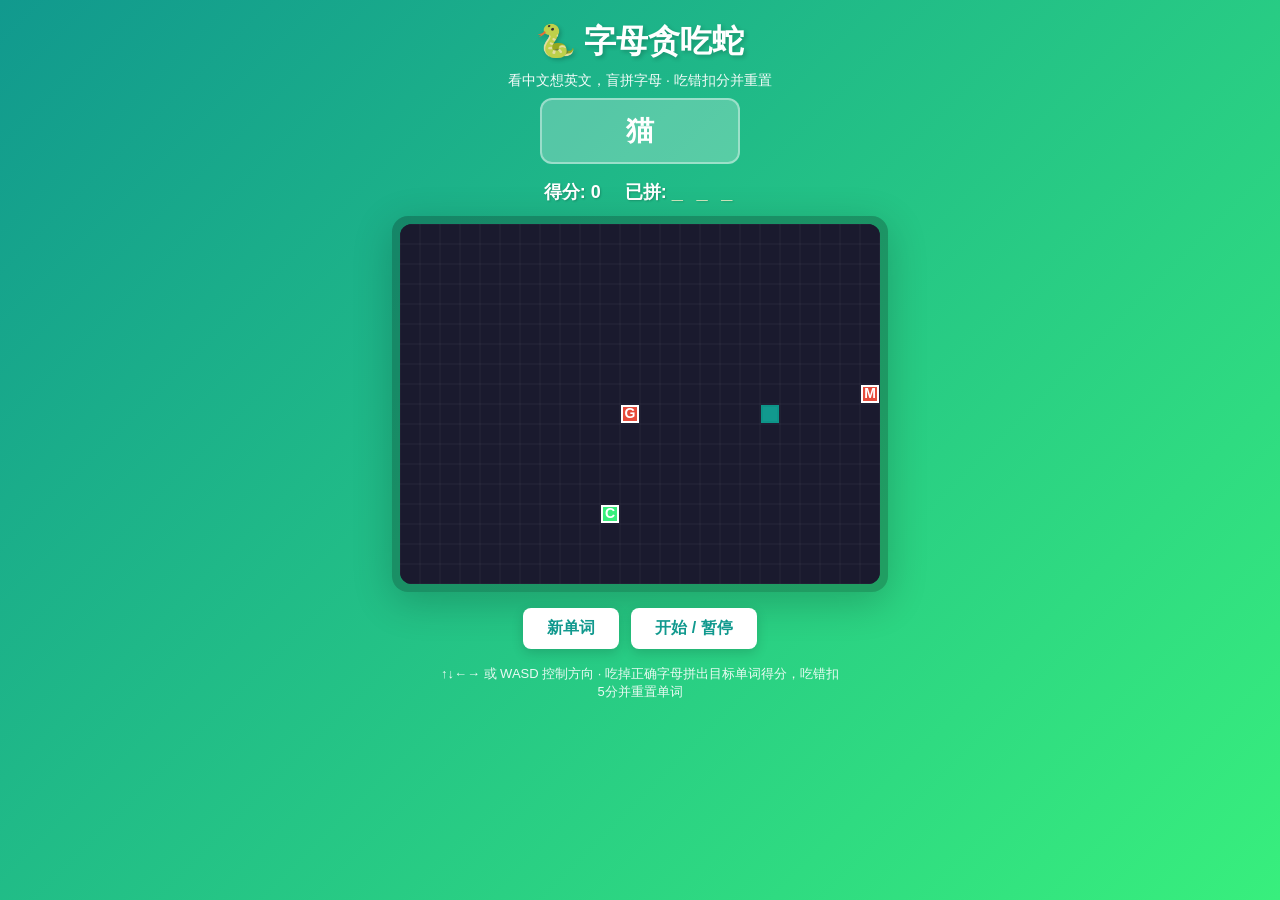
<file: snake-spell.html>
<!DOCTYPE html>
<html lang="zh-CN">
<head>
  <meta charset="UTF-8">
  <meta name="viewport" content="width=device-width, initial-scale=1.0">
  <title>字母贪吃蛇 - Snake Spell</title>
  <style>
    * { margin: 0; padding: 0; box-sizing: border-box; }
    body {
      font-family: 'Segoe UI', 'PingFang SC', sans-serif;
      min-height: 100vh;
      background: linear-gradient(135deg, #11998e 0%, #38ef7d 100%);
      display: flex;
      flex-direction: column;
      align-items: center;
      padding: 20px;
    }
    h1 {
      color: white;
      margin-bottom: 8px;
      text-shadow: 2px 2px 4px rgba(0,0,0,0.2);
    }
    .subtitle {
      color: rgba(255,255,255,0.95);
      margin-bottom: 8px;
      font-size: 14px;
    }
    .hint-area {
      background: rgba(255,255,255,0.25);
      border-radius: 12px;
      padding: 12px 24px;
      margin-bottom: 16px;
      color: white;
      font-size: 24px;
      font-weight: 600;
      min-width: 200px;
      text-align: center;
      border: 2px solid rgba(255,255,255,0.4);
    }
    .hint-area { font-size: 28px; }
    .info-bar {
      display: flex;
      gap: 24px;
      margin-bottom: 12px;
      color: white;
      font-size: 18px;
      font-weight: 600;
    }
    .info-bar span { text-shadow: 1px 1px 2px rgba(0,0,0,0.2); }
    .target {
      color: #fff3cd;
      font-size: 20px;
      letter-spacing: 4px;
    }
    .game-wrap {
      background: rgba(0,0,0,0.25);
      border-radius: 16px;
      padding: 8px;
      box-shadow: 0 10px 40px rgba(0,0,0,0.2);
    }
    #canvas {
      display: block;
      background: #1a1a2e;
      border-radius: 12px;
    }
    .controls {
      margin-top: 16px;
      display: flex;
      gap: 12px;
      align-items: center;
    }
    button {
      padding: 10px 24px;
      font-size: 16px;
      border: none;
      border-radius: 8px;
      cursor: pointer;
      background: white;
      color: #11998e;
      font-weight: 600;
      box-shadow: 0 4px 12px rgba(0,0,0,0.15);
      transition: transform 0.2s;
    }
    button:hover { transform: translateY(-2px); }
    .instructions {
      margin-top: 16px;
      color: rgba(255,255,255,0.9);
      font-size: 13px;
      max-width: 400px;
      text-align: center;
    }
    .completion-card {
      position: fixed;
      top: 50%;
      left: 50%;
      transform: translate(-50%, -50%);
      background: linear-gradient(145deg, #ffffff 0%, #f0fdf4 100%);
      border-radius: 24px;
      padding: 48px 64px;
      box-shadow: 0 25px 80px rgba(0,0,0,0.25), 0 0 0 1px rgba(17,153,142,0.15);
      text-align: center;
      z-index: 1000;
      animation: popIn 0.35s cubic-bezier(0.34, 1.56, 0.64, 1);
    }
    .completion-card .check { font-size: 48px; margin-bottom: 16px; }
    .completion-card .en { font-size: 42px; color: #11998e; font-weight: 700; letter-spacing: 2px; }
    .completion-card .eq { font-size: 24px; color: #94a3b8; margin: 12px 0; font-weight: 300; }
    .completion-card .zh { font-size: 38px; color: #1e293b; font-weight: 600; }
    @keyframes popIn {
      from { transform: translate(-50%, -50%) scale(0.7); opacity: 0; }
      to { transform: translate(-50%, -50%) scale(1); opacity: 1; }
    }
    .completion-overlay {
      position: fixed;
      inset: 0;
      background: rgba(0,0,0,0.4);
      z-index: 999;
      animation: fadeIn 0.2s ease;
    }
    @keyframes fadeIn { from { opacity: 0; } to { opacity: 1; } }
  </style>
</head>
<body>
  <h1>🐍 字母贪吃蛇</h1>
  <p class="subtitle">看中文想英文，盲拼字母 · 吃错扣分并重置</p>

  <div class="hint-area">
    <span id="hintZh">—</span>
  </div>

  <div class="info-bar">
    <span>得分: <span id="score">0</span></span>
    <span>已拼: <span id="current" class="target">—</span></span>
  </div>

  <div class="game-wrap">
    <canvas id="canvas" width="480" height="360"></canvas>
  </div>

  <div class="controls">
    <button id="newWord">新单词</button>
    <button id="startBtn">开始 / 暂停</button>
  </div>

  <p class="instructions">↑↓←→ 或 WASD 控制方向 · 吃掉正确字母拼出目标单词得分，吃错扣5分并重置单词</p>

  <div id="completionOverlay" class="completion-overlay" style="display: none;"></div>
  <div id="completionCard" class="completion-card" style="display: none;"></div>

  <script>
    const words = [
      { en: 'cat', zh: '猫' }, { en: 'dog', zh: '狗' }, { en: 'sun', zh: '太阳' }, { en: 'hat', zh: '帽子' },
      { en: 'run', zh: '跑' }, { en: 'red', zh: '红色' }, { en: 'pen', zh: '钢笔' }, { en: 'cup', zh: '杯子' },
      { en: 'bed', zh: '床' }, { en: 'pig', zh: '猪' }, { en: 'box', zh: '盒子' }, { en: 'fox', zh: '狐狸' },
      { en: 'apple', zh: '苹果' }, { en: 'book', zh: '书' }, { en: 'ball', zh: '球' }
    ];
    const COLS = 24, ROWS = 18;
    const CELL = 20;
    const POINTS_RIGHT = 10;
    const POINTS_WRONG = -5;

    let canvas, ctx;
    let snake = [];
    let currentWordObj = null;
    let targetWord = '';
    let wordIndex = 0;
    let score = 0;
    let food = [];
    let dir = { x: 0, y: 0 };
    let nextDir = { x: 0, y: 0 };
    let gameLoop = null;
    let paused = false;

    function init() {
      canvas = document.getElementById('canvas');
      ctx = canvas.getContext('2d');
      document.getElementById('newWord').onclick = newWord;
      document.getElementById('startBtn').onclick = togglePause;
      document.addEventListener('keydown', keydown);
      newWord();
    }

    function newWord(resetScore = true) {
      stopGame();
      document.getElementById('completionCard').style.display = 'none';
      document.getElementById('completionOverlay').style.display = 'none';
      currentWordObj = words[Math.floor(Math.random() * words.length)];
      targetWord = currentWordObj.en;
      wordIndex = 0;
      if (resetScore) score = 0;
      snake = [{ x: Math.floor(COLS / 2), y: Math.floor(ROWS / 2) }];
      dir = { x: 1, y: 0 };
      nextDir = { x: 1, y: 0 };
      spawnFood();
      updateUI();
      draw();
      paused = false;
      startGame();
    }

    function resetCurrentWord() {
      wordIndex = 0;
      snake = [{ x: Math.floor(COLS / 2), y: Math.floor(ROWS / 2) }];
      dir = { x: 1, y: 0 };
      nextDir = { x: 1, y: 0 };
      spawnFood();
    }

    function showCompletionCard() {
      const overlay = document.getElementById('completionOverlay');
      const card = document.getElementById('completionCard');
      const en = targetWord.charAt(0).toUpperCase() + targetWord.slice(1);
      card.innerHTML = `<div class="check">✓</div><div class="en">${en}</div><div class="eq">=</div><div class="zh">${currentWordObj.zh}</div>`;
      overlay.style.display = 'block';
      card.style.display = 'block';
      setTimeout(() => {
        overlay.style.display = 'none';
        card.style.display = 'none';
        newWord(false);
      }, 1000);
    }

    function spawnFood() {
      food = [];
      const needed = targetWord[wordIndex];
      const wrongLetters = 'abcdefghijklmnopqrstuvwxyz'.split('').filter(c => c !== needed);
      const occupied = new Set(snake.map(s => `${s.x},${s.y}`));

      // 1个正确字母
      let x, y;
      do {
        x = Math.floor(Math.random() * COLS);
        y = Math.floor(Math.random() * ROWS);
      } while (occupied.has(`${x},${y}`));
      food.push({ x, y, letter: needed, correct: true });
      occupied.add(`${x},${y}`);

      // 2-3个错误字母
      const wrongCount = 2 + Math.floor(Math.random() * 2);
      for (let i = 0; i < wrongCount; i++) {
        const wrong = wrongLetters[Math.floor(Math.random() * wrongLetters.length)];
        do {
          x = Math.floor(Math.random() * COLS);
          y = Math.floor(Math.random() * ROWS);
        } while (occupied.has(`${x},${y}`));
        food.push({ x, y, letter: wrong, correct: false });
        occupied.add(`${x},${y}`);
      }
    }

    function togglePause() {
      paused = !paused;
      if (paused) {
        stopGame();
      } else {
        startGame();
      }
    }

    function startGame() {
      if (gameLoop) return;
      gameLoop = setInterval(tick, 150);
    }

    function stopGame() {
      if (gameLoop) {
        clearInterval(gameLoop);
        gameLoop = null;
      }
    }

    function keydown(e) {
      if (paused) return;
      const k = e.key.toLowerCase();
      if (k === 'arrowup' || k === 'w') { e.preventDefault(); nextDir = { x: 0, y: -1 }; }
      else if (k === 'arrowdown' || k === 's') { e.preventDefault(); nextDir = { x: 0, y: 1 }; }
      else if (k === 'arrowleft' || k === 'a') { e.preventDefault(); nextDir = { x: -1, y: 0 }; }
      else if (k === 'arrowright' || k === 'd') { e.preventDefault(); nextDir = { x: 1, y: 0 }; }
    }

    function tick() {
      if (wordIndex >= targetWord.length) {
        // 已完成单词，重新选词
        newWord();
        return;
      }
      dir = nextDir;
      if (dir.x === 0 && dir.y === 0) return;

      const head = { ...snake[0] };
      head.x = (head.x + dir.x + COLS) % COLS;
      head.y = (head.y + dir.y + ROWS) % ROWS;

      const eaten = food.find(f => f.x === head.x && f.y === head.y);
      if (eaten) {
        if (eaten.correct) {
          score += POINTS_RIGHT;
          wordIndex++;
          snake.unshift(head);
          if (wordIndex >= targetWord.length) {
            stopGame();
            showCompletionCard();
            return;
          }
          spawnFood();
        } else {
          score += POINTS_WRONG;
          resetCurrentWord();
        }
        food = food.filter(f => !(f.x === head.x && f.y === head.y));
      } else {
        snake.unshift(head);
        snake.pop();
      }

      updateUI();
      draw();
    }

    function updateUI() {
      document.getElementById('score').textContent = score;
      document.getElementById('hintZh').textContent = currentWordObj ? currentWordObj.zh : '—';
      let currentText = '—';
      if (targetWord) {
        if (wordIndex >= targetWord.length) {
          currentText = targetWord.toUpperCase().split('').join(' ') + ' ✓';
        } else {
          const parts = [];
          for (let i = 0; i < targetWord.length; i++) {
            parts.push(i < wordIndex ? targetWord[i].toUpperCase() : '_');
          }
          currentText = parts.join(' ');
        }
      }
      document.getElementById('current').textContent = currentText;
    }

    function draw() {
      ctx.fillStyle = '#1a1a2e';
      ctx.fillRect(0, 0, canvas.width, canvas.height);

      // 网格
      ctx.strokeStyle = 'rgba(255,255,255,0.06)';
      ctx.lineWidth = 1;
      for (let i = 0; i <= COLS; i++) {
        ctx.beginPath();
        ctx.moveTo(i * CELL, 0);
        ctx.lineTo(i * CELL, canvas.height);
        ctx.stroke();
      }
      for (let i = 0; i <= ROWS; i++) {
        ctx.beginPath();
        ctx.moveTo(0, i * CELL);
        ctx.lineTo(canvas.width, i * CELL);
        ctx.stroke();
      }

      // 食物
      food.forEach(f => {
        const x = f.x * CELL + 2, y = f.y * CELL + 2, wh = CELL - 4;
        ctx.fillStyle = f.correct ? '#38ef7d' : '#e74c3c';
        ctx.fillRect(x, y, wh, wh);
        ctx.strokeStyle = 'white';
        ctx.lineWidth = 2;
        ctx.strokeRect(x, y, wh, wh);
        ctx.fillStyle = 'white';
        ctx.font = 'bold 14px sans-serif';
        ctx.textAlign = 'center';
        ctx.textBaseline = 'middle';
        ctx.fillText(f.letter.toUpperCase(), f.x * CELL + CELL / 2, f.y * CELL + CELL / 2);
      });

      // 蛇（盲拼模式：蛇头不显示下一个字母）
      snake.forEach((seg, i) => {
        const x = seg.x * CELL + 2, y = seg.y * CELL + 2, wh = CELL - 4;
        ctx.fillStyle = i === 0 ? '#11998e' : '#2dd4bf';
        ctx.fillRect(x, y, wh, wh);
        ctx.strokeStyle = '#0d9488';
        ctx.lineWidth = 2;
        ctx.strokeRect(x, y, wh, wh);
      });
    }

    init();
  </script>
</body>
</html>
</file>
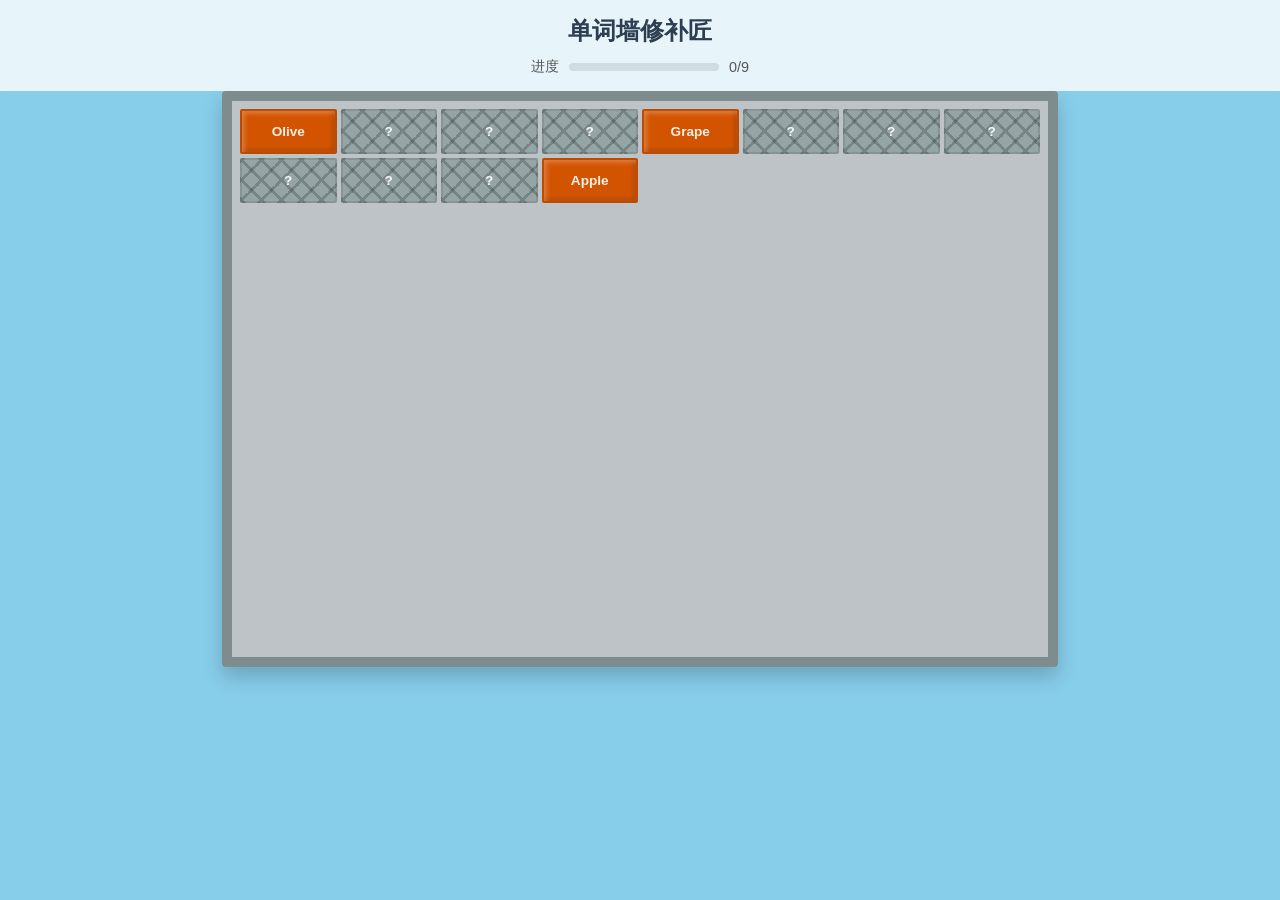
<file: word-brick.html>
<!DOCTYPE html>
<html lang="zh-CN">
<head>
    <meta charset="UTF-8">
    <meta name="viewport" content="width=device-width, initial-scale=1.0, maximum-scale=1.0, user-scalable=no">
    <title>单词墙修补匠</title>
    <style>
        :root {
            --sky-color: #87CEEB;
            --brick-safe: #d35400; /* 完好 */
            --brick-broken: #95a5a6; /* 待修 */
            --brick-hole: #2c3e50; /* 空洞 */
            --text-color: #2c3e50;
        }

        body {
            margin: 0;
            padding: 0;
            height: 100vh;
            background-color: var(--sky-color);
            font-family: 'Segoe UI', Tahoma, Geneva, Verdana, sans-serif;
            display: flex;
            flex-direction: column;
            align-items: center;
            overflow: hidden;
        }

        header {
            padding: 15px 20px;
            text-align: center;
            z-index: 10;
            background: rgba(255,255,255,0.8);
            width: 100%;
            box-sizing: border-box;
            backdrop-filter: blur(5px);
        }

        h1 { margin: 0; font-size: 1.5rem; color: var(--text-color); }

        .progress-container {
            display: flex;
            align-items: center;
            justify-content: center;
            gap: 10px;
            margin-top: 10px;
            font-size: 0.9rem;
            color: #555;
        }

        .progress-bar {
            width: 150px;
            height: 8px;
            background: rgba(0,0,0,0.1);
            border-radius: 4px;
            overflow: hidden;
        }
        .progress-fill {
            height: 100%;
            background: #27ae60;
            width: 0%;
            transition: width 0.4s ease;
        }

        /* 墙体区域 */
        #wall-container {
            position: relative;
            width: 90%;
            max-width: 800px;
            height: 60vh;
            background: #bdc3c7;
            border: 10px solid #7f8c8d;
            border-radius: 4px;
            box-shadow: 0 10px 20px rgba(0,0,0,0.2);
            display: grid;
            grid-template-columns: repeat(auto-fill, minmax(90px, 1fr));
            grid-auto-rows: 45px;
            gap: 4px;
            padding: 8px;
            overflow-y: auto;
        }

        /* 砖块通用样式 */
        .brick {
            border: 2px solid rgba(0,0,0,0.1);
            border-radius: 2px;
            position: relative;
            display: flex;
            justify-content: center;
            align-items: center;
            font-size: 0.85rem;
            color: rgba(255,255,255,0.9);
            font-weight: bold;
            transition: all 0.3s;
            cursor: default;
        }

        /* 1. 完好砖块 */
        .brick.safe {
            background-color: var(--brick-safe);
            box-shadow: inset 2px 2px 5px rgba(255,255,255,0.3), inset -2px -2px 5px rgba(0,0,0,0.2);
        }

        /* 2. 待修砖块 (初始破损) */
        .brick.broken {
            background-color: var(--brick-broken);
            cursor: pointer;
            /* 裂纹 */
            background-image: 
                linear-gradient(45deg, transparent 45%, rgba(0,0,0,0.2) 45%, rgba(0,0,0,0.2) 55%, transparent 55%),
                linear-gradient(-45deg, transparent 45%, rgba(0,0,0,0.2) 45%, rgba(0,0,0,0.2) 55%, transparent 55%);
            background-size: 20px 20px;
        }
        .brick.broken:hover { transform: scale(1.05); z-index: 2; }

        /* 3. 空洞砖块 (未掌握) */
        .brick.hole {
            background-color: var(--brick-hole);
            box-shadow: inset 0 0 10px rgba(0,0,0,0.8);
            cursor: default;
            opacity: 0.9;
        }

        /* 修复动画 */
        .brick.repaired {
            animation: cementFlash 0.6s ease-out;
        }

        /* 破碎动画 (变成空洞) */
        .brick.crumbled {
            animation: crumble 0.5s ease-out forwards;
        }

        /* 修补弹窗 */
        .modal-overlay {
            position: fixed;
            top: 0; left: 0; width: 100%; height: 100%;
            background: rgba(0,0,0,0.6);
            z-index: 100;
            display: flex;
            justify-content: center;
            align-items: center;
            opacity: 0; pointer-events: none;
            transition: opacity 0.3s;
        }
        .modal-overlay.active { opacity: 1; pointer-events: auto; }

        .repair-card {
            background: white;
            width: 85%;
            max-width: 320px;
            padding: 25px;
            border-radius: 12px;
            text-align: center;
            box-shadow: 0 10px 30px rgba(0,0,0,0.3);
            transform: scale(0.9);
            transition: transform 0.3s;
        }
        .modal-overlay.active .repair-card { transform: scale(1); }

        .target-cn { font-size: 2rem; font-weight: bold; color: var(--brick-safe); margin-bottom: 20px; }

        #fix-input {
            width: 100%; padding: 12px; font-size: 1.2rem;
            border: 2px solid #ddd; border-radius: 8px;
            margin-bottom: 10px; text-align: center; box-sizing: border-box;
        }
        #fix-input.error { border-color: #e74c3c; animation: shake 0.4s; }

        .modal-btns { display: flex; gap: 10px; }
        .btn {
            flex: 1; padding: 12px; font-size: 1rem; border-radius: 8px;
            cursor: pointer; border: none; font-weight: bold; color: white;
        }
        .btn-fix { background: var(--brick-safe); }
        .btn-skip { background: #7f8c8d; }

        /* 胜利界面 */
        .success-screen {
            position: fixed; top: 0; left: 0; width: 100%; height: 100%;
            background: rgba(44, 62, 80, 0.95);
            z-index: 200;
            display: flex; flex-direction: column;
            justify-content: center; align-items: center;
            color: white; opacity: 0; pointer-events: none; transition: opacity 0.5s;
        }
        .success-screen.active { opacity: 1; pointer-events: auto; }

        .stats-grid { display: grid; grid-template-columns: 1fr 1fr; gap: 20px; margin: 20px 0; text-align: center; }
        .stat-item h3 { font-size: 2rem; margin: 0; color: #f1c40f; }
        .stat-item p { margin: 5px 0 0; font-size: 0.9rem; opacity: 0.8; }
        .btn-restart {
            margin-top: 30px; background: white; color: #2c3e50;
            padding: 15px 40px; border-radius: 30px; font-size: 1.2rem;
            font-weight: bold; border: none; cursor: pointer;
        }

        @keyframes cementFlash {
            0% { filter: brightness(1); transform: scale(1); }
            50% { filter: brightness(2); transform: scale(1.1); }
            100% { filter: brightness(1); transform: scale(1); }
        }
        @keyframes crumble {
            0% { transform: scale(1); opacity: 1; }
            50% { transform: scale(0.8) rotate(5deg); opacity: 0.7; }
            100% { transform: scale(0); opacity: 0; }
        }
        @keyframes shake { 0%, 100% { transform: translateX(0); } 25% { transform: translateX(-5px); } 75% { transform: translateX(5px); } }

    </style>
</head>
<body>

    <header>
        <h1>单词墙修补匠</h1>
        <div class="progress-container">
            <span>进度</span>
            <div class="progress-bar"><div class="progress-fill" id="progress-fill"></div></div>
            <span id="progress-text">0/0</span>
        </div>
    </header>

    <div id="wall-container">
        <!-- 砖块由 JS 生成 -->
    </div>

    <!-- 修补弹窗 -->
    <div class="modal-overlay" id="modal">
        <div class="repair-card">
            <div style="font-size:0.9rem; color:#888; margin-bottom:10px;">尝试修补这道裂缝</div>
            <div class="target-cn" id="modal-cn">苹果</div>
            <input type="text" id="fix-input" placeholder="输入英文" autocomplete="off">
            <div class="modal-btns">
                <button class="btn btn-skip" onclick="wallGame.skipBrick()">不会/跳过</button>
                <button class="btn btn-fix" onclick="wallGame.submitFix()">确定</button>
           不会/跳过
            </div>
            <div id="error-msg" style="color:#e74c3c; font-size:0.8rem; margin-top:8px; min-height:1.2em;"></div>
        </div>
    </div>

    <!-- 胜利/结算界面 -->
    <div class="success-screen" id="success-screen">
        <h2>修补作业完成</h2>
        <div class="stats-grid">
            <div class="stat-item">
                <h3 id="stat-fixed">0</h3>
                <p>已修补 (掌握)</p>
            </div>
            <div class="stat-item">
                <h3 id="stat-holes">0</h3>
                <p>留空 (需复习)</p>
            </div>
        </div>
        <button class="btn-restart" onclick="wallGame.restartGame()">再修一面墙</button>
    </div>

    <script>
        const wordData = [
            { en: "Apple", cn: "苹果" }, { en: "Banana", cn: "香蕉" },
            { en: "Cherry", cn: "樱桃" }, { en: "Grape", cn: "葡萄" },
            { en: "Lemon", cn: "柠檬" }, { en: "Mango", cn: "芒果" },
            { en: "Peach", cn: "桃子" }, { en: "Pear", cn: "梨" },
            { en: "Plum", cn: "李子" }, { en: "Berry", cn: "浆果" },
            { en: "Melon", cn: "甜瓜" }, { en: "Olive", cn: "橄榄" }
        ];

        class WallGame {
            constructor() {
                this.words = [];
                this.totalBroken = 0;
                this.fixedCount = 0;
                this.holesCount = 0;
                this.currentBrickIndex = -1;
                this.currentMistakes = 0; // 当前词错误次数

                this.dom = {
                    wall: document.getElementById('wall-container'),
                    modal: document.getElementById('modal'),
                    cn: document.getElementById('modal-cn'),
                    input: document.getElementById('fix-input'),
                    error: document.getElementById('error-msg'),
                    progress: document.getElementById('progress-fill'),
                    progressText: document.getElementById('progress-text'),
                    successScreen: document.getElementById('success-screen'),
                    statFixed: document.getElementById('stat-fixed'),
                    statHoles: document.getElementById('stat-holes')
                };

                this.dom.input.addEventListener('keydown', (e) => {
                    if (e.key === 'Enter') this.submitFix();
                });

                this.startGame();
            }

            startGame() {
                this.words = [...wordData].sort(() => 0.5 - Math.random());
                this.totalBroken = 0;
                this.fixedCount = 0;
                this.holesCount = 0;
                this.dom.successScreen.classList.remove('active');
                this.initWall();
            }

            restartGame() {
                this.startGame();
            }

            initWall() {
                this.dom.wall.innerHTML = '';
                this.updateProgress();

                this.words.forEach((word, index) => {
                    const isBroken = Math.random() > 0.3; // 70% 概率破损，增加难度
                    
                    const brick = document.createElement('div');
                    brick.className = `brick ${isBroken ? 'broken' : 'safe'}`;
                    brick.id = `brick-${index}`;
                    
                    brick.innerHTML = `<span>${isBroken ? '?' : word.en}</span>`;

                    if (isBroken) {
                        brick.onclick = () => this.openRepair(index);
                        this.totalBroken++;
                    }

                    this.dom.wall.appendChild(brick);
                });
                this.updateProgress();
            }

            openRepair(index) {
                this.currentBrickIndex = index;
                this.currentMistakes = 0; // 重置错误计数
                this.dom.cn.textContent = this.words[index].cn;
                this.dom.input.value = '';
                this.dom.input.classList.remove('error');
                this.dom.error.textContent = '';
                this.dom.modal.classList.add('active');
                setTimeout(() => this.dom.input.focus(), 100);
            }

            submitFix() {
                const val = this.dom.input.value.trim();
                const targetWord = this.words[this.currentBrickIndex].en;

                if (!val) return;

                if (val.toLowerCase() === targetWord.toLowerCase()) {
                    // 答对：修复
                    this.successFix();
                } else {
                    // 答错
                    this.currentMistakes++;
                    this.dom.input.value = '';
                    this.dom.input.classList.add('error');
                    setTimeout(() => this.dom.input.classList.remove('error'), 400);

                    // 逻辑：错3次自动放弃，变成空洞
                    if (this.currentMistakes >= 3) {
                        this.dom.error.textContent = '错误次数过多，砖块已崩塌！';
                        setTimeout(() => {
                            this.failBrick(); // 变成空洞
                            this.dom.modal.classList.remove('active');
                        }, 1000);
                    } else {
                        this.dom.error.textContent = `错误！还剩 ${3 - this.currentMistakes} 次机会`;
                    }
                }
            }

            skipBrick() {
                // 主动跳过：直接变成空洞
                this.failBrick();
                this.dom.modal.classList.remove('active');
            }

            successFix() {
                this.dom.modal.classList.remove('active');
                const brickEl = document.getElementById(`brick-${this.currentBrickIndex}`);
                
                // 样式切换
                brickEl.classList.remove('broken');
                brickEl.classList.add('safe', 'repaired');
                brickEl.innerHTML = `<span>${this.words[this.currentBrickIndex].en}</span>`;
                brickEl.onclick = null;

                this.fixedCount++;
                this.checkFinish();
            }

            failBrick() {
                // 失败处理：变成空洞
                const brickEl = document.getElementById(`brick-${this.currentBrickIndex}`);
                
                brickEl.classList.remove('broken');
                brickEl.classList.add('hole', 'crumbled'); // 添加破碎动画
                brickEl.innerHTML = `<span>❌</span>`; // 或显示空洞
                brickEl.onclick = null;

                this.holesCount++;
                this.checkFinish();
            }

            checkFinish() {
                this.updateProgress();
                if (this.fixedCount + this.holesCount >= this.totalBroken) {
                    setTimeout(() => {
                        this.dom.statFixed.textContent = this.fixedCount;
                        this.dom.statHoles.textContent = this.holesCount;
                        this.dom.successScreen.classList.add('active');
                    }, 500);
                }
            }

            updateProgress() {
                const totalDone = this.fixedCount + this.holesCount;
                this.dom.progress.style.width = this.totalBroken === 0 ? '100%' : `${(totalDone / this.totalBroken) * 100}%`;
                this.dom.progressText.textContent = `${totalDone}/${this.totalBroken}`;
            }
        }

        const wallGame = new WallGame();
    </script>
</body>
</html>
</file>
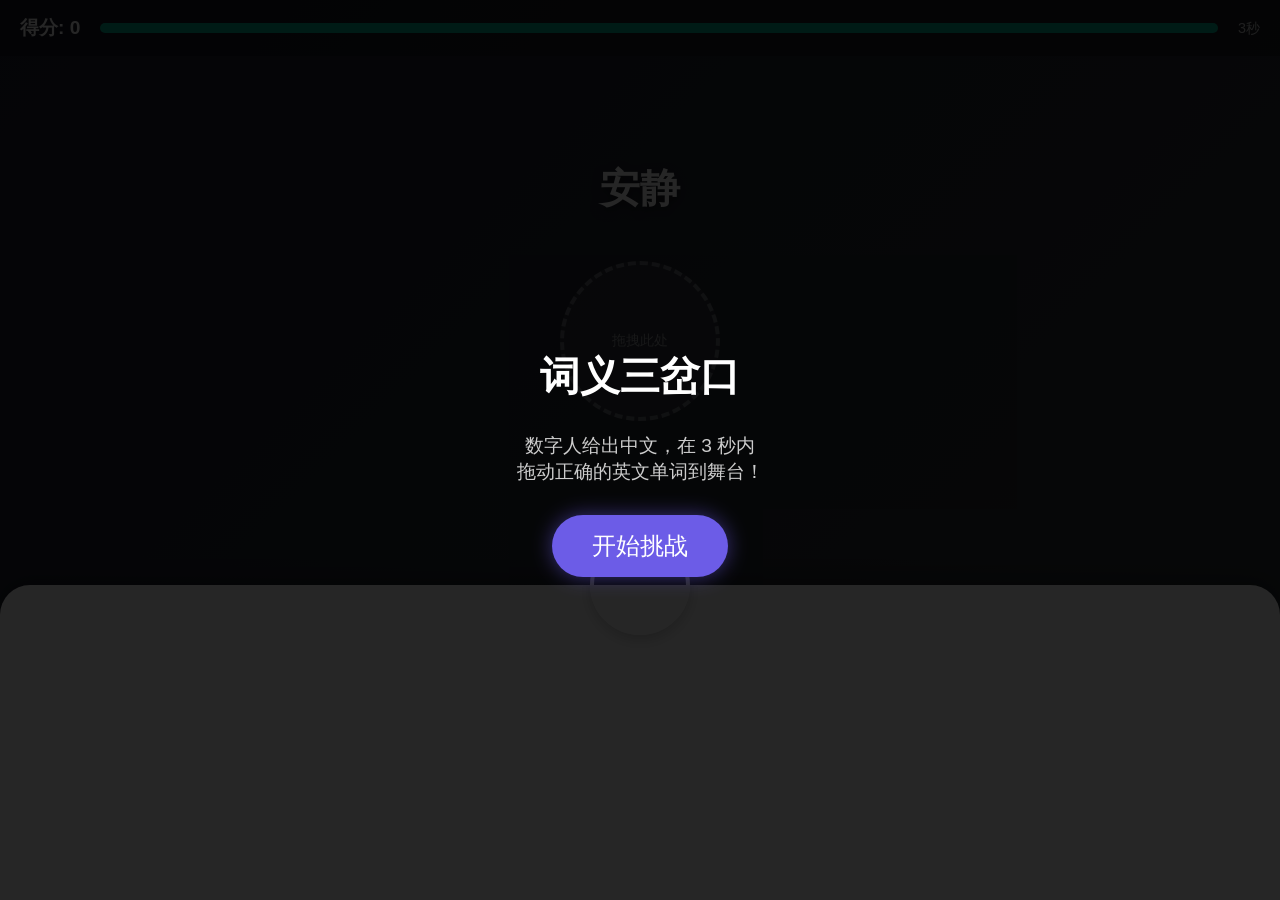
<file: word-distinction.html>
<!DOCTYPE html>
<html lang="zh-CN">
<head>
    <meta charset="UTF-8">
    <meta name="viewport" content="width=device-width, initial-scale=1.0, user-scalable=no">
    <title>词义三岔口 - 单词辨析</title>
    <style>
        :root {
            --primary: #6c5ce7;
            --secondary: #a29bfe;
            --accent: #00b894;
            --danger: #d63031;
            --dark: #2d3436;
            --light: #dfe6e9;
        }

        * {
            box-sizing: border-box;
            user-select: none; /* 禁止选中文本，优化拖拽 */
        }

        body {
            margin: 0;
            padding: 0;
            font-family: 'Segoe UI', Roboto, Helvetica, Arial, sans-serif;
            background: linear-gradient(135deg, #1e1e2f 0%, #2d3436 100%);
            height: 100vh;
            display: flex;
            flex-direction: column;
            overflow: hidden;
            color: white;
        }

        /* 顶部状态栏 */
        header {
            padding: 15px 20px;
            display: flex;
            justify-content: space-between;
            align-items: center;
            background: rgba(0,0,0,0.3);
            z-index: 10;
        }

        .score-board { font-size: 1.2rem; font-weight: bold; }
        .timer-bar-container {
            flex: 1;
            height: 10px;
            background: rgba(255,255,255,0.2);
            margin: 0 20px;
            border-radius: 5px;
            overflow: hidden;
        }
        .timer-bar {
            height: 100%;
            background: var(--accent);
            width: 100%;
            transition: width 0.1s linear;
        }

        /* 游戏主舞台 */
        main {
            flex: 1;
            position: relative;
            display: flex;
            justify-content: center;
            align-items: center;
            flex-direction: column;
        }

        /* 提示区域 (中文释义) */
        .target-prompt {
            font-size: 2.5rem;
            font-weight: bold;
            text-align: center;
            margin-bottom: 40px;
            text-shadow: 0 4px 10px rgba(0,0,0,0.5);
            min-height: 60px;
        }

        /* 放置区域 (舞台) */
        .drop-zone {
            width: 160px;
            height: 160px;
            border: 4px dashed rgba(255,255,255,0.3);
            border-radius: 50%;
            display: flex;
            justify-content: center;
            align-items: center;
            transition: all 0.3s;
            background: rgba(255,255,255,0.05);
            margin-bottom: 60px;
        }

        .drop-zone.highlight {
            border-color: var(--accent);
            background: rgba(0, 184, 148, 0.2);
            transform: scale(1.05);
        }

        .drop-zone.drag-over {
            border-color: white;
            background: rgba(255,255,255,0.1);
        }

        .placed-word {
            font-size: 2rem;
            font-weight: bold;
            color: white;
            pointer-events: none; /* 放置后不可再拖 */
        }

        /* 底部数字人与选项区 */
        .bottom-panel {
            height: 35%;
            background: #fff;
            border-top-left-radius: 30px;
            border-top-right-radius: 30px;
            display: flex;
            flex-direction: column;
            align-items: center;
            padding: 20px;
            position: relative;
            box-shadow: 0 -5px 20px rgba(0,0,0,0.3);
        }

        /* 数字人 */
        .avatar-container {
            position: absolute;
            top: -50px;
            display: flex;
            flex-direction: column;
            align-items: center;
        }

        .avatar {
            width: 100px;
            height: 100px;
            border-radius: 50%;
            border: 4px solid white;
            background-image: url('https://api.dicebear.com/7.x/bottts/svg?seed=DigitalTeacher');
            background-size: cover;
            box-shadow: 0 5px 15px rgba(0,0,0,0.2);
        }

        .speech-bubble {
            position: absolute;
            bottom: 110px;
            background: var(--primary);
            padding: 8px 16px;
            border-radius: 20px;
            font-size: 0.9rem;
            opacity: 0;
            transition: opacity 0.3s;
            white-space: nowrap;
        }
        
        .avatar-container:hover .speech-bubble { opacity: 1; }

        /* 选项区域 */
        .options-container {
            display: flex;
            justify-content: space-around;
            width: 100%;
            margin-top: 40px;
            height: 100%;
            align-items: center;
        }

        .word-pill {
            background: var(--secondary);
            color: var(--dark);
            padding: 12px 24px;
            border-radius: 50px;
            font-size: 1.2rem;
            font-weight: bold;
            cursor: grab;
            box-shadow: 0 4px 0 #6c5ce7; /* 3D effect */
            transition: transform 0.1s, box-shadow 0.1s;
            touch-action: none; /* 关键：允许触摸拖拽 */
        }

        .word-pill:active {
            cursor: grabbing;
            transform: translateY(4px);
            box-shadow: 0 0 0 #6c5ce7;
        }

        .word-pill.dragging {
            opacity: 0.5;
            position: fixed; /* 拖拽时脱离文档流 */
            z-index: 1000;
            pointer-events: none; /* 让鼠标事件穿透，检测下方的 drop-zone */
            transform: scale(1.1);
        }

        /* 反馈特效 */
        .feedback-msg {
            position: absolute;
            top: 40%;
            left: 50%;
            transform: translate(-50%, -50%);
            font-size: 4rem;
            font-weight: bold;
            opacity: 0;
            pointer-events: none;
            z-index: 50;
        }
        .feedback-msg.correct { color: var(--accent); animation: popUp 0.8s forwards; }
        .feedback-msg.wrong { color: var(--danger); animation: shakePop 0.8s forwards; }

        @keyframes popUp {
            0% { opacity: 0; transform: translate(-50%, -50%) scale(0.5); }
            50% { opacity: 1; transform: translate(-50%, -50%) scale(1.2); }
            100% { opacity: 0; transform: translate(-50%, -50%) scale(1); }
        }
        @keyframes shakePop {
            0% { opacity: 0; transform: translate(-50%, -50%) scale(0.5) rotate(0); }
            25% { opacity: 1; transform: translate(-50%, -50%) scale(1.2) rotate(-10deg); }
            50% { transform: translate(-50%, -50%) scale(1.2) rotate(10deg); }
            75% { transform: translate(-50%, -50%) scale(1.2) rotate(-10deg); }
            100% { opacity: 0; transform: translate(-50%, -50%) scale(1) rotate(0); }
        }

        /* 开始/结束遮罩 */
        .modal {
            position: fixed;
            top: 0; left: 0; width: 100%; height: 100%;
            background: rgba(0,0,0,0.85);
            display: flex;
            flex-direction: column;
            justify-content: center;
            align-items: center;
            z-index: 200;
            text-align: center;
        }
        .modal h1 { margin-bottom: 10px; font-size: 2.5rem; }
        .modal p { margin-bottom: 30px; font-size: 1.2rem; color: #ccc; }
        .btn-start {
            padding: 15px 40px;
            font-size: 1.5rem;
            background: var(--primary);
            color: white;
            border: none;
            border-radius: 50px;
            cursor: pointer;
            box-shadow: 0 0 20px rgba(108, 92, 231, 0.5);
        }
        .hidden { display: none !important; }

    </style>
</head>
<body>

    <!-- 顶部 -->
    <header>
        <div class="score-board">得分: <span id="score">0</span></div>
        <div class="timer-bar-container">
            <div class="timer-bar" id="timer-bar"></div>
        </div>
        <div style="font-size:0.9rem; opacity:0.8">3秒</div>
    </header>

    <!-- 游戏区 -->
    <main>
        <div class="target-prompt" id="target-cn">安静</div>
        <div class="drop-zone" id="drop-zone">
            <span style="opacity: 0.5; font-size: 0.9rem;">拖拽此处</span>
        </div>
        <div class="feedback-msg" id="feedback"></div>
    </main>

    <!-- 底部操作区 -->
    <div class="bottom-panel">
        <div class="avatar-container">
            <div class="speech-bubble">快！选准了！</div>
            <div class="avatar"></div>
        </div>
        <div class="options-container" id="options-area">
            <!-- 动态生成 -->
        </div>
    </div>

    <!-- 开始界面 -->
    <div id="start-screen" class="modal">
        <h1>词义三岔口</h1>
        <p>数字人给出中文，在 3 秒内<br>拖动正确的英文单词到舞台！</p>
        <button class="btn-start" onclick="game.start()">开始挑战</button>
    </div>

    <!-- 结束界面 -->
    <div id="end-screen" class="modal hidden">
        <h1>游戏结束</h1>
        <p>你的最终得分是</p>
        <h2 id="final-score" style="font-size: 3rem; margin: 0 0 30px 0; color: var(--accent);">0</h2>
        <button class="btn-start" onclick="game.start()">再试一次</button>
    </div>

    <script>
        // 易混淆词库
        const wordBank = [
            { group: ['quite', 'quiet', 'quit'], cns: ['相当', '安静的', '离开'] },
            { group: ['dessert', 'desert'], cns: ['甜点', '沙漠'] }, // 仅2个，逻辑需兼容
            { group: ['adapt', 'adopt', 'adept'], cns: ['适应', '收养', '内行的'] },
            { group: ['angle', 'angel', 'ankle'], cns: ['角度', '天使', '脚踝'] },
            { group: ['diary', 'dairy'], cns: ['日记', '乳制品'] },
            { group: ['stationary', 'stationery'], cns: ['静止的', '文具'] },
            { group: ['complement', 'compliment'], cns: ['补充', '赞美'] },
            { group: ['principal', 'principle'], cns: ['校长', '原则'] }
        ];

        class Game {
            constructor() {
                this.score = 0;
                this.currentGroup = null;
                this.targetWord = '';
                this.timeLeft = 3000; // 3秒
                this.maxTime = 3000;
                this.timerId = null;
                this.isPlaying = false;

                // 拖拽状态
                this.dragItem = null;
                this.touchOffsetX = 0;
                this.touchOffsetY = 0;

                this.dom = {
                    score: document.getElementById('score'),
                    timerBar: document.getElementById('timer-bar'),
                    targetCn: document.getElementById('target-cn'),
                    dropZone: document.getElementById('drop-zone'),
                    optionsArea: document.getElementById('options-area'),
                    startScreen: document.getElementById('start-screen'),
                    endScreen: document.getElementById('end-screen'),
                    finalScore: document.getElementById('final-score'),
                    feedback: document.getElementById('feedback')
                };

                this.initDragEvents();
            }

            start() {
                this.score = 0;
                this.updateScore();
                this.dom.startScreen.classList.add('hidden');
                this.dom.endScreen.classList.add('hidden');
                this.isPlaying = true;
                this.nextLevel();
            }

            nextLevel() {
                if (!this.isPlaying) return;

                // 重置 UI
                this.dom.dropZone.innerHTML = '<span style="opacity: 0.5; font-size: 0.9rem;">拖拽此处</span>';
                this.dom.dropZone.className = 'drop-zone';
                
                // 1. 选词组
                const groupData = wordBank[Math.floor(Math.random() * wordBank.length)];
                this.currentGroup = groupData.group;
                
                // 2. 选目标词（中文）
                const targetIndex = Math.floor(Math.random() * this.currentGroup.length);
                this.targetWord = this.currentGroup[targetIndex];
                this.dom.targetCn.textContent = groupData.cns[targetIndex];

                // 3. 渲染选项（打乱顺序）
                this.renderOptions(this.shuffleArray([...this.currentGroup]));

                // 4. 启动计时器
                this.startTimer();
            }

            renderOptions(options) {
                this.dom.optionsArea.innerHTML = '';
                options.forEach(word => {
                    const el = document.createElement('div');
                    el.className = 'word-pill';
                    el.textContent = word;
                    el.dataset.word = word;
                    // 绑定触摸/鼠标事件
                    el.addEventListener('mousedown', (e) => this.handleDragStart(e, el));
                    el.addEventListener('touchstart', (e) => this.handleDragStart(e, el), {passive: false});
                    this.dom.optionsArea.appendChild(el);
                });
            }

            startTimer() {
                if (this.timerId) cancelAnimationFrame(this.timerId);
                let startTime = null;

                const step = (timestamp) => {
                    if (!startTime) startTime = timestamp;
                    const elapsed = timestamp - startTime;
                    this.timeLeft = this.maxTime - elapsed;

                    const percent = (this.timeLeft / this.maxTime) * 100;
                    this.dom.timerBar.style.width = `${Math.max(0, percent)}%`;

                    if (percent < 30) {
                        this.dom.timerBar.style.background = '#d63031'; // 红色紧迫感
                    } else {
                        this.dom.timerBar.style.background = '#00b894';
                    }

                    if (this.timeLeft <= 0) {
                        this.handleTimeout();
                    } else if (this.isPlaying) {
                        this.timerId = requestAnimationFrame(step);
                    }
                };
                this.timerId = requestAnimationFrame(step);
            }

            handleTimeout() {
                this.showFeedback(false, "超时!");
                this.isPlaying = false; // 暂停输入防止误触
                setTimeout(() => {
                    this.isPlaying = true;
                    this.nextLevel();
                }, 1000);
            }

            // --- 拖拽核心逻辑 (兼容鼠标和触摸) ---
            initDragEvents() {
                // 全局移动和结束监听
                window.addEventListener('mousemove', (e) => this.handleDragMove(e));
                window.addEventListener('mouseup', (e) => this.handleDragEnd(e));
                
                window.addEventListener('touchmove', (e) => this.handleDragMove(e), {passive: false});
                window.addEventListener('touchend', (e) => this.handleDragEnd(e));
            }

            handleDragStart(e, element) {
                if (!this.isPlaying) return;
                e.preventDefault(); // 防止原生滚动

                this.dragItem = element;
                
                // 获取触点坐标
                const clientX = e.touches ? e.touches[0].clientX : e.clientX;
                const clientY = e.touches ? e.touches[0].clientY : e.clientY;

                const rect = element.getBoundingClientRect();
                this.touchOffsetX = clientX - rect.left;
                this.touchOffsetY = clientY - rect.top;

                // 设置样式：脱离文档流
                this.dragItem.classList.add('dragging');
                this.dragItem.style.left = (rect.left) + 'px';
                this.dragItem.style.top = (rect.top) + 'px';
                this.dragItem.style.width = rect.width + 'px';
            }

            handleDragMove(e) {
                if (!this.dragItem) return;
                if (e.touches) e.preventDefault(); // 防止滚动

                const clientX = e.touches ? e.touches[0].clientX : e.clientX;
                const clientY = e.touches ? e.touches[0].clientY : e.clientY;

                // 移动元素
                this.dragItem.style.left = (clientX - this.touchOffsetX) + 'px';
                this.dragItem.style.top = (clientY - this.touchOffsetY) + 'px';

                // 检测碰撞高亮
                const dropRect = this.dom.dropZone.getBoundingClientRect();
                const itemRect = this.dragItem.getBoundingClientRect();
                
                if (this.isColliding(dropRect, itemRect)) {
                    this.dom.dropZone.classList.add('drag-over');
                } else {
                    this.dom.dropZone.classList.remove('drag-over');
                }
            }

            handleDragEnd(e) {
                if (!this.dragItem) return;

                // 检测是否在 Drop Zone 内释放
                const dropRect = this.dom.dropZone.getBoundingClientRect();
                const itemRect = this.dragItem.getBoundingClientRect();

                if (this.isColliding(dropRect, itemRect)) {
                    this.checkAnswer(this.dragItem.dataset.word);
                } else {
                    // 回弹效果（简单的重置位置，暂不插值动画）
                    this.resetDragItem();
                }

                this.dom.dropZone.classList.remove('drag-over');
                this.dragItem = null;
            }

            isColliding(rect1, rect2) {
                return !(rect1.right < rect2.left || 
                         rect1.left > rect2.right || 
                         rect1.bottom < rect2.top || 
                         rect1.top > rect2.bottom);
            }

            resetDragItem() {
                this.dragItem.classList.remove('dragging');
                this.dragItem.style.left = '';
                this.dragItem.style.top = '';
                this.dragItem.style.width = '';
            }

            checkAnswer(word) {
                const isCorrect = word === this.targetWord;
                
                if (isCorrect) {
                    this.score += 10;
                    this.updateScore();
                    this.showFeedback(true);
                    this.isPlaying = false; // 锁定
                    setTimeout(() => {
                        this.isPlaying = true;
                        this.nextLevel();
                    }, 800);
                } else {
                    this.showFeedback(false, "错误!");
                    this.resetDragItem();
                }
            }

            showFeedback(isCorrect, text) {
                const msg = this.dom.feedback;
                msg.textContent = isCorrect ? "✅ 正确!" : (text || "❌ 错误!");
                msg.className = `feedback-msg ${isCorrect ? 'correct' : 'wrong'}`;
                
                // 动画结束后清理
                setTimeout(() => {
                    msg.className = 'feedback-msg';
                }, 800);
            }

            updateScore() {
                this.dom.score.textContent = this.score;
            }

            shuffleArray(array) {
                for (let i = array.length - 1; i > 0; i--) {
                    const j = Math.floor(Math.random() * (i + 1));
                    [array[i], array[j]] = [array[j], array[i]];
                }
                return array;
            }
        }

        const game = new Game();
    </script>
</body>
</html>
</file>
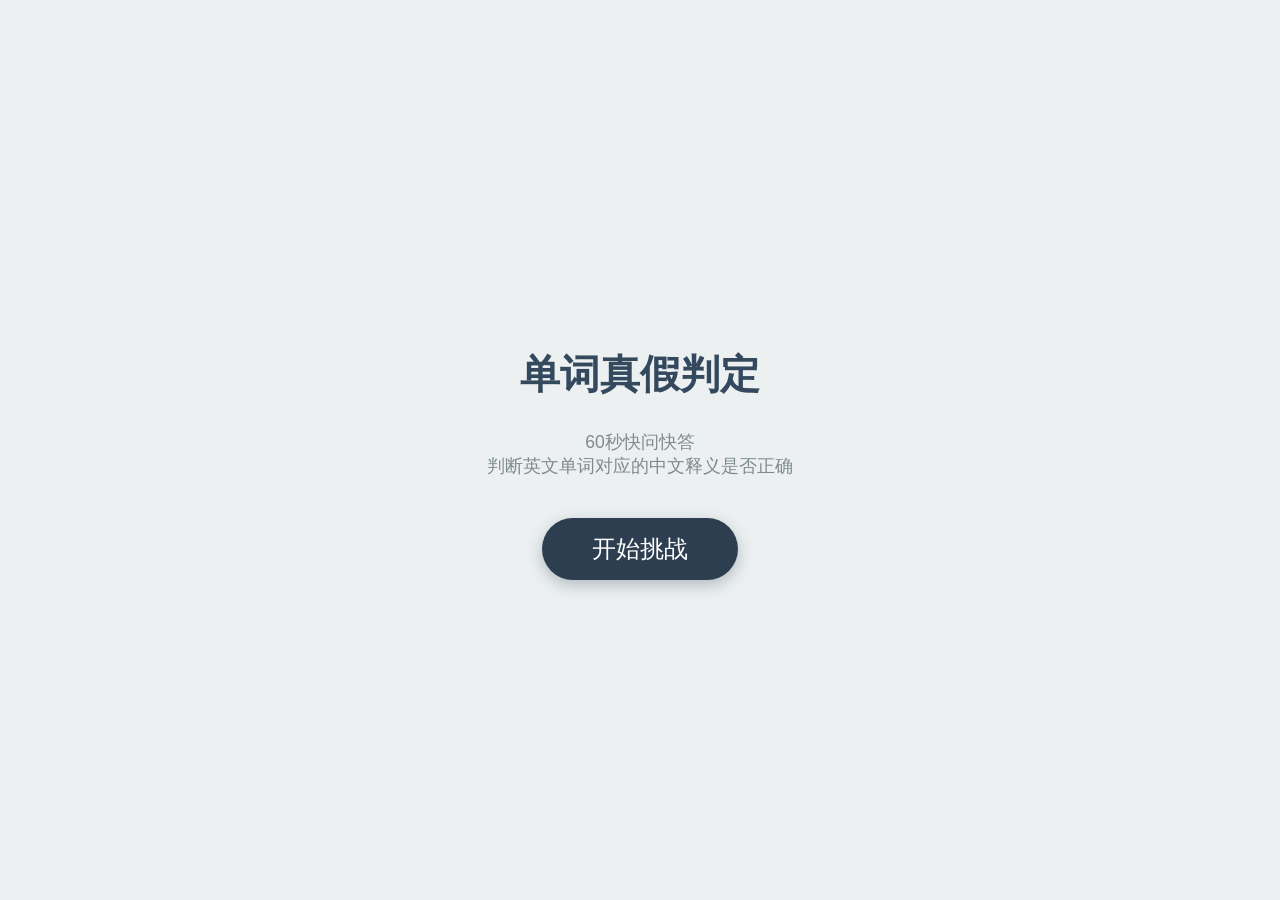
<file: word-judgment.html>
<!DOCTYPE html>
<html lang="zh-CN">
<head>
    <meta charset="UTF-8">
    <meta name="viewport" content="width=device-width, initial-scale=1.0, maximum-scale=1.0, user-scalable=no">
    <title>单词真假判定 - 快问快答</title>
    <style>
        :root {
            --primary-color: #2c3e50;
            --accent-green: #27ae60;
            --accent-red: #c0392b;
            --bg-color: #ecf0f1;
            --text-color: #34495e;
            --card-bg: #ffffff;
        }

        * {
            box-sizing: border-box;
            user-select: none; /* 防止快速点击时选中文本 */
            -webkit-tap-highlight-color: transparent;
        }

        body {
            margin: 0;
            padding: 0;
            font-family: 'Helvetica Neue', Helvetica, Arial, sans-serif;
            background-color: var(--bg-color);
            color: var(--text-color);
            height: 100vh;
            display: flex;
            justify-content: center;
            align-items: center;
            overflow: hidden;
        }

        /* 游戏主容器 */
        #game-container {
            width: 100%;
            max-width: 600px;
            height: 100%;
            display: flex;
            flex-direction: column;
            position: relative;
            background: var(--bg-color);
        }

        /* 头部信息栏 */
        header {
            padding: 20px;
            display: flex;
            justify-content: space-between;
            font-size: 1.2rem;
            font-weight: bold;
            color: var(--primary-color);
        }

        .stat-box span {
            color: var(--accent-red);
        }

        /* 游戏区域 */
        #play-area {
            flex: 1;
            display: flex;
            flex-direction: column;
            justify-content: center;
            align-items: center;
            padding: 20px;
            position: relative;
        }

        /* 单词卡片 */
        .word-card {
            background: var(--card-bg);
            width: 100%;
            padding: 40px 20px;
            border-radius: 16px;
            box-shadow: 0 10px 25px rgba(0,0,0,0.1);
            text-align: center;
            margin-bottom: 40px;
            transition: transform 0.1s;
            z-index: 1;
        }

        .word-en {
            font-size: 3rem;
            font-weight: 800;
            color: var(--primary-color);
            margin-bottom: 10px;
            letter-spacing: 1px;
        }

        .word-cn {
            font-size: 2rem;
            color: #7f8c8d;
            font-weight: 500;
        }

        /* 按钮区域 */
        .controls {
            display: flex;
            width: 100%;
            gap: 20px;
            padding: 0 20px 40px 20px;
            z-index: 1;
        }

        .btn {
            flex: 1;
            border: none;
            border-radius: 12px;
            padding: 25px 0;
            font-size: 1.8rem;
            font-weight: bold;
            color: white;
            cursor: pointer;
            transition: transform 0.1s, filter 0.1s;
            box-shadow: 0 4px 6px rgba(0,0,0,0.1);
            display: flex;
            justify-content: center;
            align-items: center;
        }

        .btn:active {
            transform: scale(0.96);
        }

        .btn-true {
            background-color: var(--accent-green);
        }

        .btn-false {
            background-color: var(--accent-red);
        }

        /* --- 新增：反馈特效层 --- */
        #feedback-overlay {
            position: absolute;
            top: 0;
            left: 0;
            width: 100%;
            height: 100%;
            display: flex;
            justify-content: center;
            align-items: center;
            pointer-events: none; /* 让点击穿透，不影响连续答题 */
            z-index: 100; /* 确保在最上层 */
        }

        .feedback-icon {
            font-size: 8rem;
            opacity: 0;
            transform: scale(0.5);
            text-shadow: 0 10px 20px rgba(0,0,0,0.2);
        }

        /* 正确动画 */
        .feedback-icon.correct {
            color: var(--accent-green);
            animation: correctPop 0.5s ease-out forwards;
        }

        /* 错误动画 */
        .feedback-icon.wrong {
            color: var(--accent-red);
            animation: wrongShake 0.5s ease-out forwards;
        }

        @keyframes correctPop {
            0% { opacity: 0; transform: scale(0.5) rotate(-10deg); }
            50% { opacity: 1; transform: scale(1.2) rotate(0deg); }
            70% { transform: scale(0.9); }
            100% { opacity: 0; transform: scale(1.5) translateY(-50px); }
        }

        @keyframes wrongShake {
            0% { opacity: 0; transform: translate(0, 0) scale(0.5); }
            20% { opacity: 1; transform: translate(0, 0) scale(1.1); }
            25% { transform: translate(-10px, 0) rotate(-5deg); }
            45% { transform: translate(10px, 0) rotate(5deg); }
            65% { transform: translate(-10px, 0) rotate(-5deg); }
            85% { transform: translate(10px, 0) rotate(5deg); }
            100% { opacity: 0; transform: translate(0, 0) scale(1); }
        }

        /* 页面状态切换 (开始/结束/游戏) */
        .screen {
            position: absolute;
            top: 0;
            left: 0;
            width: 100%;
            height: 100%;
            background: var(--bg-color);
            display: flex;
            flex-direction: column;
            justify-content: center;
            align-items: center;
            z-index: 200;
            transition: opacity 0.3s;
        }

        .hidden {
            opacity: 0;
            pointer-events: none;
            z-index: -1;
        }

        h1 {
            font-size: 2.5rem;
            margin-bottom: 10px;
            text-align: center;
        }

        p.desc {
            font-size: 1.1rem;
            color: #7f8c8d;
            margin-bottom: 40px;
            text-align: center;
            padding: 0 30px;
        }

        .start-btn {
            padding: 15px 50px;
            font-size: 1.5rem;
            background: var(--primary-color);
            color: white;
            border: none;
            border-radius: 50px;
            cursor: pointer;
            box-shadow: 0 5px 15px rgba(44, 62, 80, 0.3);
        }

        /* 移动端适配调整 */
        @media (max-width: 480px) {
            .word-en { font-size: 2.2rem; }
            .word-cn { font-size: 1.5rem; }
            .btn { font-size: 1.5rem; padding: 20px 0; }
            h1 { font-size: 2rem; }
            .feedback-icon { font-size: 6rem; }
        }
    </style>
</head>
<body>

    <div id="game-container">
        
        <!-- 开始界面 -->
        <div id="start-screen" class="screen">
            <h1>单词真假判定</h1>
            <p class="desc">60秒快问快答<br>判断英文单词对应的中文释义是否正确</p>
            <button class="start-btn" onclick="game.start()">开始挑战</button>
        </div>

        <!-- 游戏主界面 -->
        <header>
            <div class="stat-box">得分: <span id="score-display">0</span></div>
            <div class="stat-box">时间: <span id="time-display">60</span>s</div>
        </header>

        <main id="play-area">
            <!-- 反馈层 (新增) -->
            <div id="feedback-overlay"></div>

            <div class="word-card" id="card">
                <div class="word-en" id="word-en">Apple</div>
                <div class="word-cn" id="word-cn">苹果</div>
            </div>

            <div class="controls">
                <button class="btn btn-false" id="btn-false" onclick="game.answer(false)">错</button>
                <button class="btn btn-true" id="btn-true" onclick="game.answer(true)">对</button>
            </div>
        </main>

        <!-- 结算界面 -->
        <div id="end-screen" class="screen hidden">
            <h1>时间到!</h1>
            <p class="desc">你的最终得分是</p>
            <h2 id="final-score" style="font-size: 4rem; margin: 0 0 40px 0; color: var(--primary-color);">0</h2>
            <button class="start-btn" onclick="game.start()">再玩一次</button>
        </div>

    </div>

    <script>
        // 词库数据
        const wordBank = [
            { en: "Apple", cn: "苹果" },
            { en: "Banana", cn: "香蕉" },
            { en: "Computer", cn: "电脑" },
            { en: "Phone", cn: "手机" },
            { en: "Water", cn: "水" },
            { en: "Book", cn: "书本" },
            { en: "School", cn: "学校" },
            { en: "Teacher", cn: "老师" },
            { en: "Doctor", cn: "医生" },
            { en: "Happy", cn: "快乐" },
            { en: "Fast", cn: "快速" },
            { en: "Cat", cn: "猫" },
            { en: "Dog", cn: "狗" },
            { en: "Bird", cn: "鸟" },
            { en: "Red", cn: "红色" },
            { en: "Blue", cn: "蓝色" },
            { en: "Run", cn: "跑" },
            { en: "Jump", cn: "跳" },
            { en: "Eat", cn: "吃" },
            { en: "Sleep", cn: "睡觉" },
            { en: "Friend", cn: "朋友" },
            { en: "Money", cn: "钱" },
            { en: "Time", cn: "时间" },
            { en: "Year", cn: "年" },
            { en: "World", cn: "世界" }
        ];

        class Game {
            constructor() {
                this.score = 0;
                this.timeLeft = 60;
                this.isPlaying = false;
                this.timerInterval = null;
                
                this.currentQuestion = {
                    en: "",
                    cn: "",
                    isCorrect: false
                };

                this.dom = {
                    startScreen: document.getElementById('start-screen'),
                    endScreen: document.getElementById('end-screen'),
                    score: document.getElementById('score-display'),
                    time: document.getElementById('time-display'),
                    finalScore: document.getElementById('final-score'),
                    card: document.getElementById('card'),
                    wordEn: document.getElementById('word-en'),
                    wordCn: document.getElementById('word-cn'),
                    feedbackOverlay: document.getElementById('feedback-overlay') // 新增
                };

                document.addEventListener('keydown', (e) => {
                    if (!this.isPlaying) return;
                    if (e.key === 'ArrowLeft') this.answer(false);
                    if (e.key === 'ArrowRight') this.answer(true);
                });
            }

            start() {
                this.score = 0;
                this.timeLeft = 60;
                this.isPlaying = true;
                
                this.updateUI();
                this.dom.startScreen.classList.add('hidden');
                this.dom.endScreen.classList.add('hidden');
                
                this.nextQuestion();
                this.startTimer();
            }

            startTimer() {
                if (this.timerInterval) clearInterval(this.timerInterval);
                this.timerInterval = setInterval(() => {
                    this.timeLeft--;
                    this.updateUI();
                    if (this.timeLeft <= 0) {
                        this.endGame();
                    }
                }, 1000);
            }

            nextQuestion() {
                const correctIndex = Math.floor(Math.random() * wordBank.length);
                const correctPair = wordBank[correctIndex];
                const showTrue = Math.random() > 0.4;

                let pairToDisplay;

                if (showTrue) {
                    pairToDisplay = {
                        en: correctPair.en,
                        cn: correctPair.cn,
                        isCorrect: true
                    };
                } else {
                    let randomOtherIndex;
                    do {
                        randomOtherIndex = Math.floor(Math.random() * wordBank.length);
                    } while (randomOtherIndex === correctIndex);

                    pairToDisplay = {
                        en: correctPair.en,
                        cn: wordBank[randomOtherIndex].cn,
                        isCorrect: false
                    };
                }

                this.currentQuestion = pairToDisplay;
                this.renderCard();
            }

            renderCard() {
                this.dom.wordEn.textContent = this.currentQuestion.en;
                this.dom.wordCn.textContent = this.currentQuestion.cn;
            }

            // 触发特效方法 (新增)
            triggerFeedback(isCorrect) {
                // 清除之前的特效
                this.dom.feedbackOverlay.innerHTML = '';
                
                // 创建新图标元素
                const icon = document.createElement('div');
                icon.classList.add('feedback-icon');
                
                if (isCorrect) {
                    icon.innerHTML = '✅';
                    icon.classList.add('correct');
                } else {
                    icon.innerHTML = '❌';
                    icon.classList.add('wrong');
                }

                this.dom.feedbackOverlay.appendChild(icon);

                // 动画结束后移除元素 (0.5秒后)
                setTimeout(() => {
                    if (this.dom.feedbackOverlay.contains(icon)) {
                        this.dom.feedbackOverlay.removeChild(icon);
                    }
                }, 500);
            }

            answer(userSaidTrue) {
                if (!this.isPlaying) return;
                
                const isUserCorrect = (userSaidTrue === this.currentQuestion.isCorrect);

                // 触发特效
                this.triggerFeedback(isUserCorrect);

                if (isUserCorrect) {
                    this.score++;
                }

                this.updateUI();
                this.nextQuestion();
            }

            endGame() {
                this.isPlaying = false;
                clearInterval(this.timerInterval);
                this.dom.finalScore.textContent = this.score;
                this.dom.endScreen.classList.remove('hidden');
            }

            updateUI() {
                this.dom.score.textContent = this.score;
                this.dom.time.textContent = this.timeLeft;
            }
        }

        const game = new Game();
    </script>
</body>
</html>
</file>
<file: style.css>
/* ===== 变量 ===== */
:root {
    --primary: #0d0d0d;
    --secondary: #5a5a72;
    --bg: #f4f3ff;
    --card-bg: #ffffff;
    --accent:  #7c6fff;   /* 紫 */
    --accent2: #ff6b9d;   /* 粉 */
    --accent3: #00c9a7;   /* 青绿 — 第三色点缀 */
    --line: #e6e4f8;
    --shadow: 0 4px 20px rgba(124,111,255,0.08);
    --shadow-hover: 0 14px 40px rgba(124,111,255,0.22);
    --radius: 18px;

    /* 渐变 */
    --grad-main: linear-gradient(135deg, var(--accent) 0%, var(--accent2) 100%);
    --grad-soft: linear-gradient(135deg, #ede9ff 0%, #ffe4f0 100%);
    --grad-green: linear-gradient(135deg, #d0fff5 0%, #e0f7ff 100%);
}

/* ===== 重置 & 基础 ===== */
*, *::before, *::after { box-sizing: border-box; margin: 0; padding: 0; }

body {
    background: var(--bg);
    color: var(--primary);
    font-family: -apple-system, "Inter", "Helvetica Neue", Arial, sans-serif;
    min-height: 100vh;
    overflow-x: hidden;
}

/* ===== 背景画布 ===== */
#bg-canvas {
    position: fixed;
    top: 0; left: 0;
    width: 100%; height: 100%;
    pointer-events: none;
    z-index: 0;
    opacity: 0.5;
}

/* ===== 主容器 ===== */
.container {
    position: relative;
    z-index: 1;
    max-width: 940px;
    margin: 0 auto;
    padding: 80px 40px 60px;
    opacity: 0;
    transform: translateY(22px);
    transition: opacity 0.9s ease-out, transform 0.9s ease-out;
}
.container.visible { opacity: 1; transform: translateY(0); }

/* ===== Header ===== */
header { margin-bottom: 72px; }
.header-inner { display: flex; flex-direction: column; gap: 14px; }

/* 渐变装饰线 */
header::before {
    content: '';
    display: block;
    width: 56px; height: 4px;
    border-radius: 2px;
    background: var(--grad-main);
    margin-bottom: 28px;
}

/* Glitch 标题 */
h1.glitch {
    font-size: clamp(2.8rem, 6vw, 4.8rem);
    font-weight: 900;
    letter-spacing: -3px;
    line-height: 1;
    position: relative;
    display: inline-block;
    /* 渐变文字 */
    background: var(--grad-main);
    -webkit-background-clip: text;
    -webkit-text-fill-color: transparent;
    background-clip: text;
}
h1.glitch::before,
h1.glitch::after {
    content: attr(data-text);
    position: absolute;
    top: 0; left: 0;
    width: 100%;
    overflow: hidden;
    background: var(--grad-main);
    -webkit-background-clip: text;
    -webkit-text-fill-color: transparent;
    background-clip: text;
}
h1.glitch::before {
    animation: glitch-top 4s infinite;
    clip-path: polygon(0 0, 100% 0, 100% 38%, 0 38%);
    filter: hue-rotate(40deg);
}
h1.glitch::after {
    animation: glitch-bottom 4s infinite;
    clip-path: polygon(0 62%, 100% 62%, 100% 100%, 0 100%);
    filter: hue-rotate(-40deg);
}
@keyframes glitch-top {
    0%,88%,100% { transform:translate(0); opacity:0; }
    90% { transform:translate(-4px,-2px); opacity:0.85; }
    92% { transform:translate(4px, 2px); opacity:0.85; }
    94% { transform:translate(-2px, 0); opacity:0.85; }
    96% { transform:translate(0);       opacity:0; }
}
@keyframes glitch-bottom {
    0%,88%,100% { transform:translate(0); opacity:0; }
    91% { transform:translate(4px, 2px); opacity:0.75; }
    93% { transform:translate(-4px,-2px); opacity:0.75; }
    95% { transform:translate(2px, 0);   opacity:0.75; }
    97% { transform:translate(0);        opacity:0; }
}

.role {
    font-size: 1.05rem;
    color: var(--secondary);
    font-weight: 400;
    letter-spacing: 0.4px;
}

.header-tags {
    display: flex;
    gap: 8px;
    flex-wrap: wrap;
    margin-top: 2px;
}
.tag {
    font-size: 0.73rem;
    padding: 5px 13px;
    border-radius: 999px;
    font-weight: 500;
    letter-spacing: 0.2px;
    border: 1.5px solid transparent;
}
.tag:nth-child(1) { background: #ede9ff; color: var(--accent);  border-color: #d4ceff; }
.tag:nth-child(2) { background: #ffe4f0; color: var(--accent2); border-color: #ffc8de; }
.tag:nth-child(3) { background: #d0fff5; color: #00a88a;        border-color: #a0ede0; }

/* ===== Section ===== */
.section { margin-bottom: 68px; }

.section-label {
    display: flex;
    align-items: center;
    gap: 8px;
    font-size: 0.67rem;
    letter-spacing: 2.5px;
    text-transform: uppercase;
    color: #aaa;
    margin-bottom: 22px;
    font-weight: 700;
}
.dot {
    width: 7px; height: 7px;
    border-radius: 50%;
    background: var(--grad-main);
    display: inline-block;
    animation: pulse 2.2s infinite;
    flex-shrink: 0;
}
@keyframes pulse {
    0%,100% { transform:scale(1);   opacity:1; }
    50%      { transform:scale(1.6); opacity:0.55; }
}

/* ===== 游戏卡片网格 ===== */
.cards-grid {
    display: grid;
    grid-template-columns: repeat(auto-fill, minmax(250px, 1fr));
    gap: 14px;
}

/* 每张卡片的 icon 背景色循环 */
.card:nth-child(3n+1) .card-icon { background: #ede9ff; }
.card:nth-child(3n+2) .card-icon { background: #ffe4f0; }
.card:nth-child(3n)   .card-icon { background: #d0fff5; }

.card {
    display: flex;
    align-items: center;
    gap: 14px;
    background: var(--card-bg);
    border: 1.5px solid var(--line);
    border-radius: var(--radius);
    padding: 18px 16px;
    text-decoration: none;
    color: var(--primary);
    box-shadow: var(--shadow);
    transition: transform 0.25s ease, box-shadow 0.25s ease, border-color 0.25s ease;
    opacity: 0;
    transform: translateY(18px);
    position: relative;
    overflow: hidden;
}
/* 卡片顶部彩色细线 */
.card::before {
    content: '';
    position: absolute;
    top: 0; left: 0; right: 0;
    height: 3px;
    background: var(--grad-main);
    opacity: 0;
    transition: opacity 0.25s ease;
    border-radius: var(--radius) var(--radius) 0 0;
}
.card:hover::before { opacity: 1; }

.card.visible { opacity: 1; transform: translateY(0); }

.card:hover {
    transform: translateY(-6px) scale(1.015);
    box-shadow: var(--shadow-hover);
    border-color: #c8c0ff;
}
.card:hover .card-arrow { transform: translateX(5px); color: var(--accent); }

.card-icon {
    font-size: 1.7rem;
    flex-shrink: 0;
    width: 46px; height: 46px;
    display: flex;
    align-items: center;
    justify-content: center;
    border-radius: 12px;
    transition: transform 0.2s ease;
}
.card:hover .card-icon { transform: scale(1.1) rotate(-4deg); }

.card-body { flex: 1; min-width: 0; }
.card-body h3 {
    font-size: 0.93rem;
    font-weight: 700;
    margin-bottom: 3px;
    white-space: nowrap;
    overflow: hidden;
    text-overflow: ellipsis;
}
.card-body p {
    font-size: 0.77rem;
    color: var(--secondary);
    line-height: 1.45;
}
.card-arrow {
    font-size: 1rem;
    color: #ccc;
    flex-shrink: 0;
    transition: transform 0.2s ease, color 0.2s ease;
}

/* ===== About 区 ===== */
.about-grid {
    display: grid;
    grid-template-columns: repeat(auto-fill, minmax(220px, 1fr));
    gap: 14px;
}
.about-card {
    background: var(--card-bg);
    border: 1.5px solid var(--line);
    border-radius: var(--radius);
    padding: 26px 22px;
    box-shadow: var(--shadow);
    transition: transform 0.25s ease, box-shadow 0.25s ease;
    opacity: 0;
    transform: translateY(18px);
    position: relative;
    overflow: hidden;
}
/* about 卡片底部渐变装饰 */
.about-card::after {
    content: '';
    position: absolute;
    bottom: 0; left: 0; right: 0;
    height: 3px;
    border-radius: 0 0 var(--radius) var(--radius);
}
.about-card:nth-child(1)::after { background: var(--grad-main); }
.about-card:nth-child(2)::after { background: linear-gradient(135deg, var(--accent2), #ffb347); }
.about-card:nth-child(3)::after { background: linear-gradient(135deg, var(--accent3), #4facfe); }

.about-card.visible { opacity: 1; transform: translateY(0); }
.about-card:hover {
    transform: translateY(-5px);
    box-shadow: var(--shadow-hover);
}

.module-label {
    font-size: 0.63rem;
    letter-spacing: 2px;
    text-transform: uppercase;
    color: #bbb;
    margin-bottom: 10px;
    display: block;
    font-weight: 700;
}
.nav-link {
    display: inline-block;
    text-decoration: none;
    color: var(--primary);
    font-size: 1rem;
    font-weight: 700;
    margin-bottom: 8px;
    transition: color 0.2s;
    background: var(--grad-main);
    -webkit-background-clip: text;
    -webkit-text-fill-color: transparent;
    background-clip: text;
}
.nav-link:hover { opacity: 0.75; }

.desc {
    font-size: 0.81rem;
    color: var(--secondary);
    line-height: 1.65;
}

/* ===== Footer ===== */
footer {
    margin-top: 80px;
    font-size: 0.67rem;
    color: #bbb;
    letter-spacing: 1px;
    text-align: center;
    padding-bottom: 40px;
}

/* ===== 响应式 ===== */
@media (max-width: 600px) {
    .container { padding: 56px 20px 40px; }
    .cards-grid { grid-template-columns: 1fr; }
    .about-grid { grid-template-columns: 1fr; }
    h1.glitch { letter-spacing: -2px; }
}
</file>
